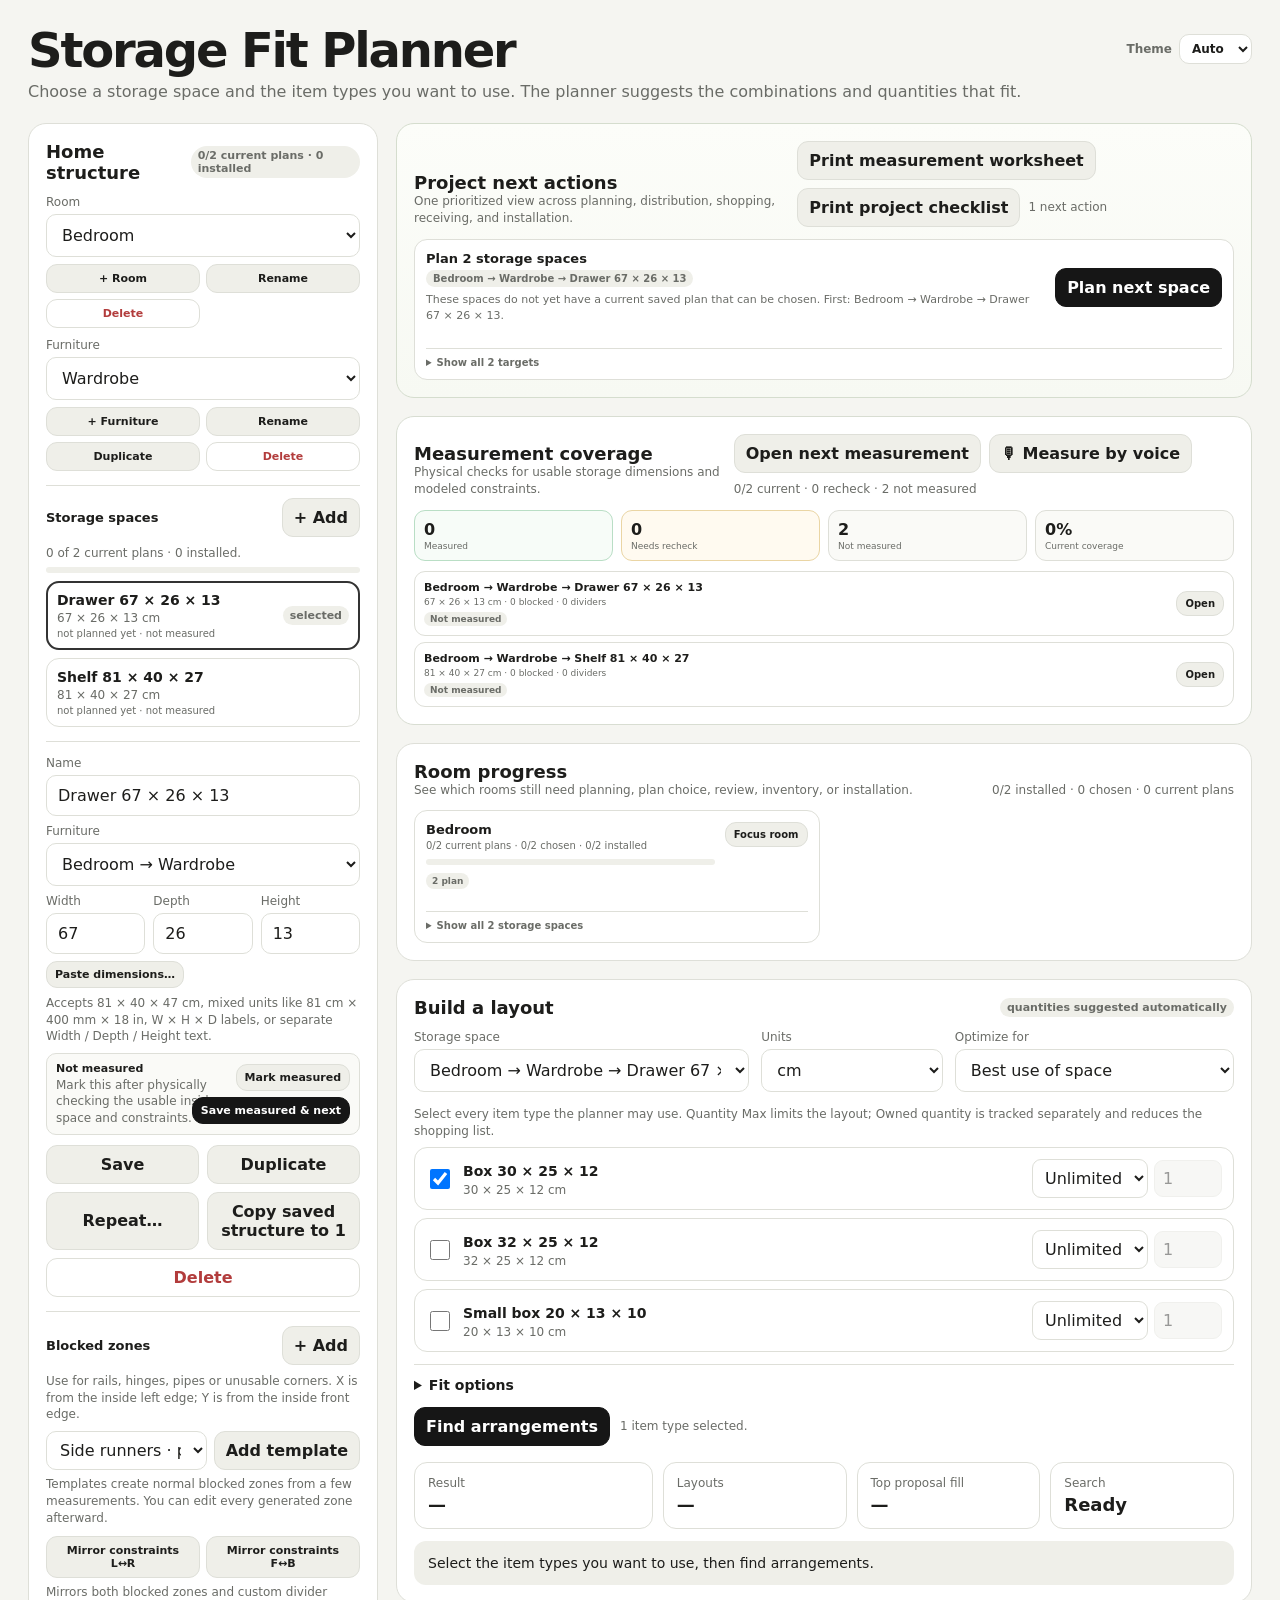
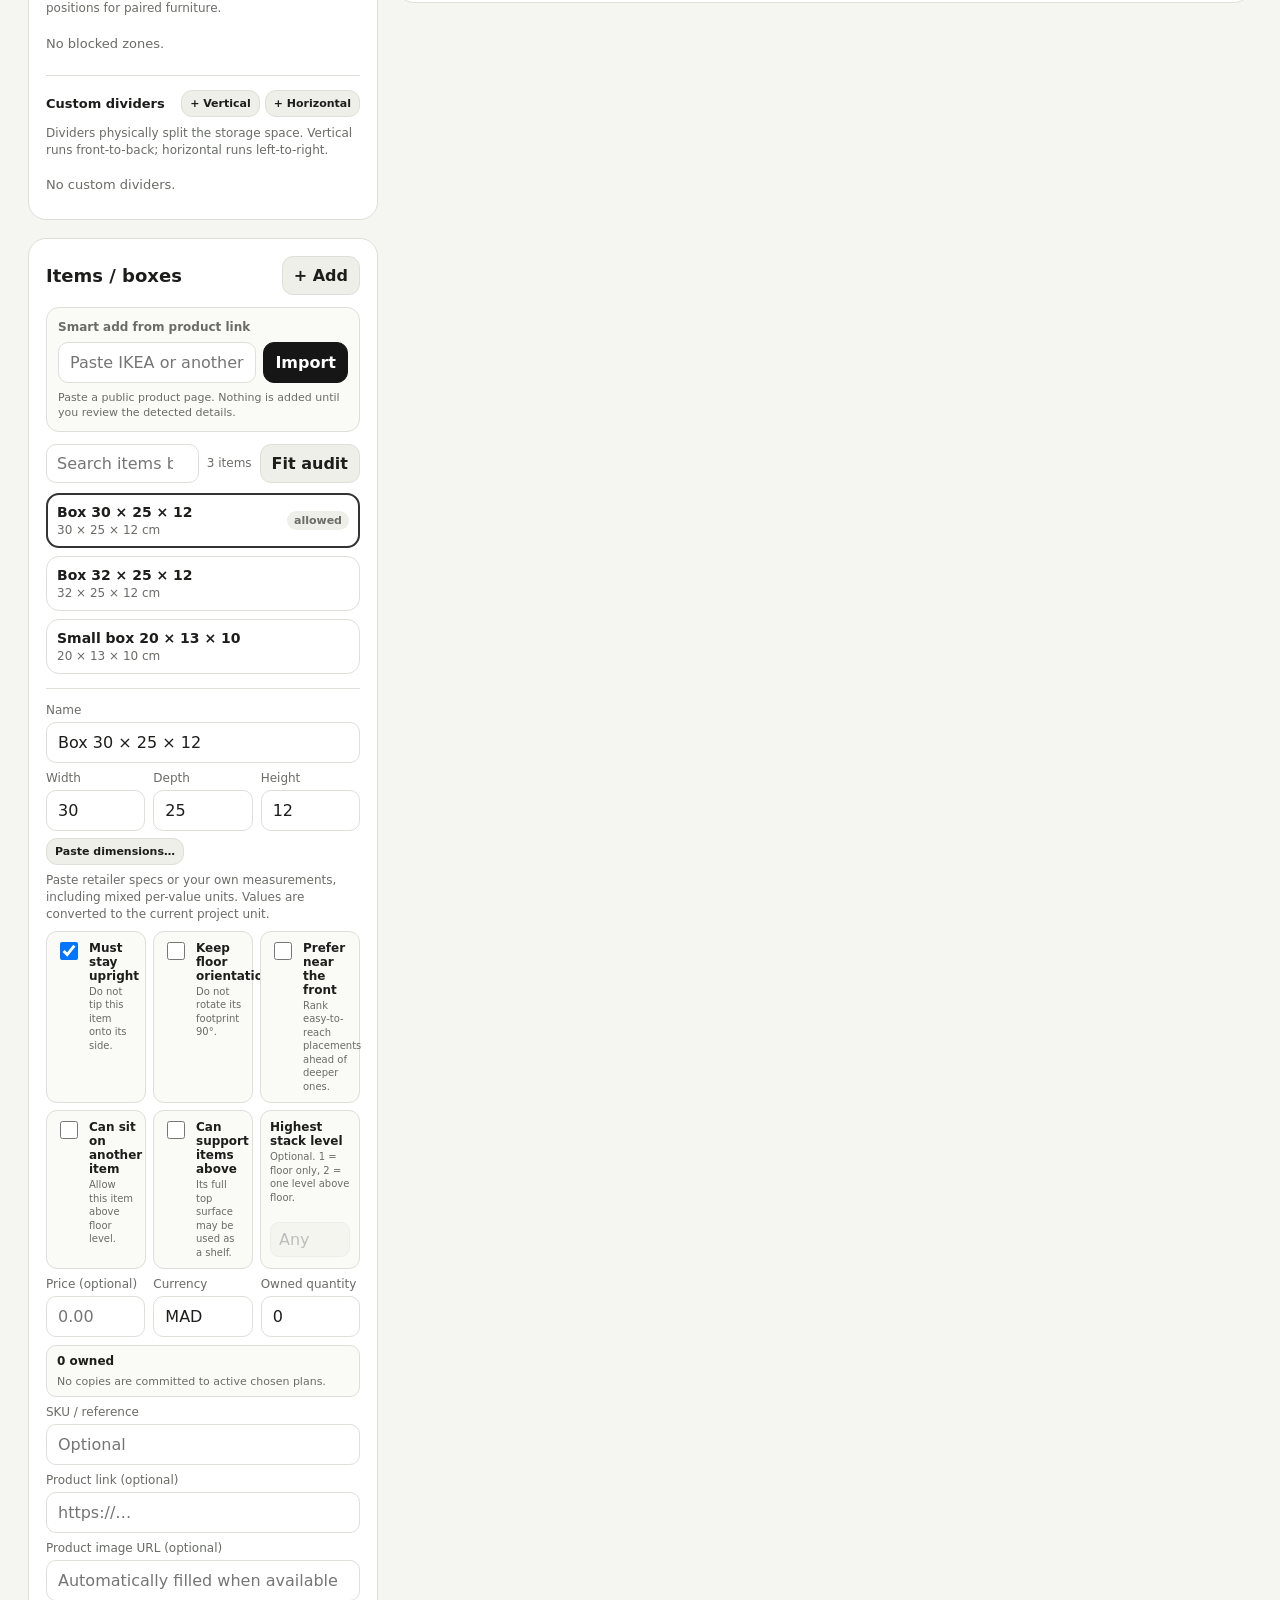
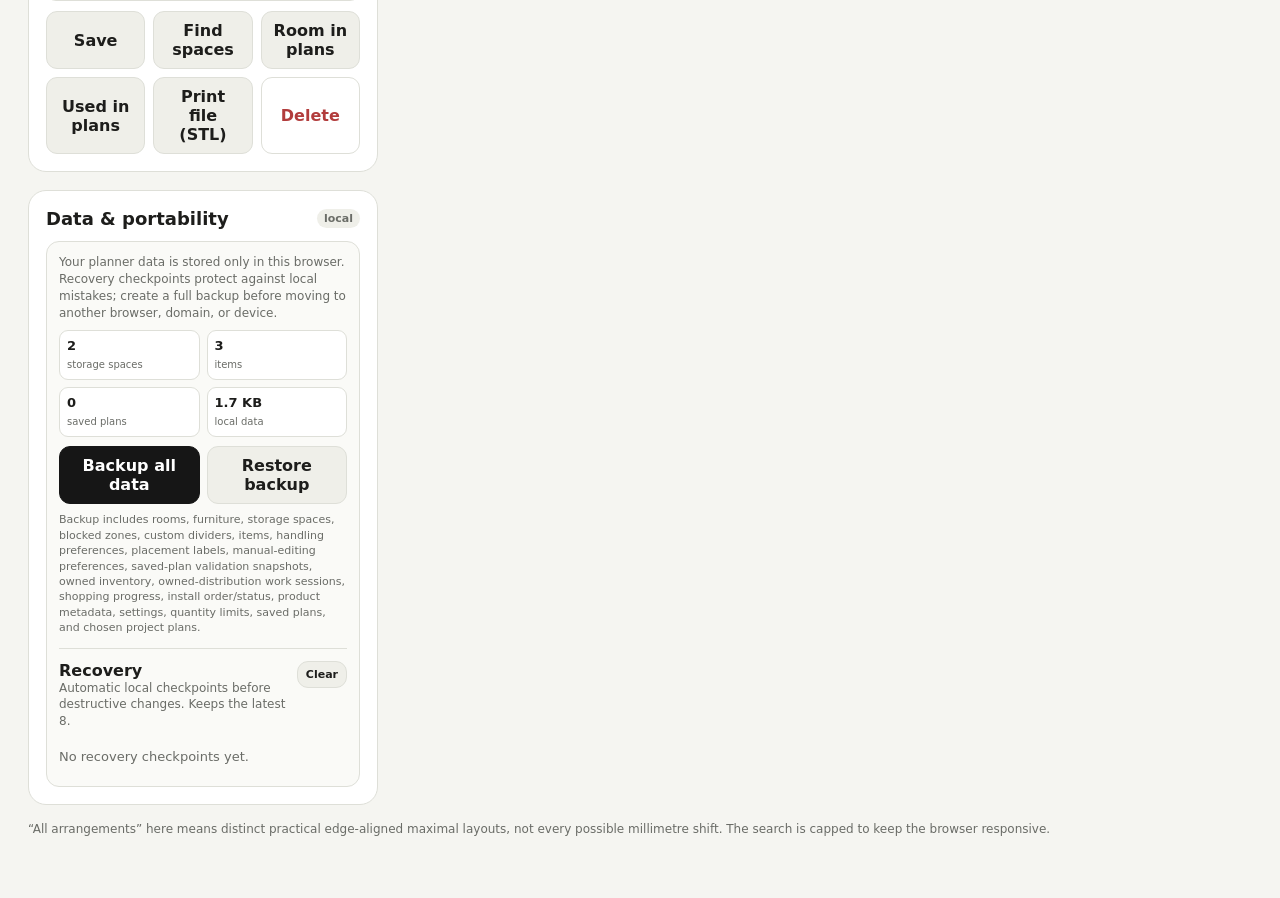
<file: index.html>
<!doctype html>
<html lang="en">
<head>
<meta charset="utf-8">
<meta name="viewport" content="width=device-width,initial-scale=1">
<title>Storage Fit Planner</title>
<meta name="theme-color" content="#1d1d1b">
<link rel="manifest" href="manifest.webmanifest">
<link rel="icon" href="icon.svg" type="image/svg+xml">
<link rel="apple-touch-icon" href="icon-192.png">
<script src="theme.js"></script>
<link rel="stylesheet" href="styles.css">
</head>
<body>
<div class="wrap">
  <div class="pagehead">
    <h1>Storage Fit Planner</h1>
    <label class="themepick">Theme
      <select class="picker" id="themeSelect" aria-label="Colour theme">
        <option value="auto">Auto</option>
        <option value="light">Light</option>
        <option value="dark">Dark</option>
      </select>
    </label>
  </div>
  <p class="lead">Choose a storage space and the item types you want to use. The planner suggests the combinations and quantities that fit.</p>

  <div class="appgrid">
    <aside class="sidebar">
      <section class="card">
        <div class="head"><h2>Home structure</h2><span class="badge" id="homeProgress">—</span></div>
        <div class="homehierarchy">
          <div class="hierarchyrow">
            <div class="field"><label for="roomSelect">Room</label><select class="picker" id="roomSelect"></select></div>
            <div class="hierarchyactions">
              <button class="btn soft" id="addRoom" type="button">+ Room</button>
              <button class="btn soft" id="renameRoom" type="button">Rename</button>
              <button class="btn danger" id="deleteRoom" type="button">Delete</button>
            </div>
          </div>
          <div class="hierarchyrow">
            <div class="field"><label for="furnitureSelect">Furniture</label><select class="picker" id="furnitureSelect"></select></div>
            <div class="hierarchyactions">
              <button class="btn soft" id="addFurniture" type="button">+ Furniture</button>
              <button class="btn soft" id="renameFurniture" type="button">Rename</button>
              <button class="btn soft" id="duplicateFurniture" type="button">Duplicate</button>
              <button class="btn danger" id="deleteFurniture" type="button">Delete</button>
            </div>
          </div>
        </div>
        <div class="storagesubhead"><strong>Storage spaces</strong><button class="btn soft" id="addStorage" type="button">+ Add</button></div>
        <div class="small" id="furnitureProgress" style="margin-bottom:8px"></div>
        <div class="list" id="storageList"></div>
        <div class="editor">
          <div class="field"><label for="storageName">Name</label><input id="storageName"></div>
          <div class="field" style="margin-top:8px"><label for="storageFurniture">Furniture</label><select class="picker" id="storageFurniture"></select></div>
          <div class="row3" style="margin-top:8px">
            <div class="field"><label for="sw">Width</label><input id="sw" type="number" min="0" step="0.1"></div>
            <div class="field"><label for="sd">Depth</label><input id="sd" type="number" min="0" step="0.1"></div>
            <div class="field"><label for="sh">Height</label><input id="sh" type="number" min="0" step="0.1"></div>
          </div>
          <div class="dimensionpaste"><button class="btn soft" id="pasteStorageDimensions" type="button">Paste dimensions…</button><span class="small">Accepts 81 × 40 × 47 cm, mixed units like 81 cm × 400 mm × 18 in, W × H × D labels, or separate Width / Depth / Height text.</span></div>
          <div class="measurementverify" id="storageMeasurementStatus">
            <div><strong id="storageMeasurementLabel">Not measured</strong><span class="small" id="storageMeasurementDetail">Mark this after physically checking the usable inside space and constraints.</span></div>
            <div class="measurementverifyactions">
              <button class="btn soft" id="toggleStorageMeasured" type="button">Mark measured</button>
              <button class="btn primary" id="saveMeasuredNext" type="button">Save measured &amp; next</button>
            </div>
          </div>
          <div class="actions storageactions">
            <button class="btn soft" id="saveStorage" type="button">Save</button>
            <button class="btn soft" id="duplicateStorage" type="button">Duplicate</button>
            <button class="btn soft" id="repeatStorage" type="button">Repeat…</button>
            <button class="btn soft" id="copyStorageStructure" type="button">Copy saved structure…</button>
            <button class="btn danger" id="deleteStorage" type="button">Delete</button>
          </div>
          <div class="obstaclepanel">
            <div class="obstaclehead"><strong>Blocked zones</strong><button class="btn soft" id="addObstacle" type="button">+ Add</button></div>
            <div class="small" style="margin-bottom:8px">Use for rails, hinges, pipes or unusable corners. X is from the inside left edge; Y is from the inside front edge.</div>
            <div class="constrainttemplates">
              <select class="picker" id="constraintTemplate">
                <option value="side-runners">Side runners · pair</option>
                <option value="rear-strip">Rear obstruction · full width</option>
                <option value="front-strip">Front lip / track · full width</option>
                <option value="corner-posts">Corner posts / notches · four</option>
              </select>
              <button class="btn soft" id="applyConstraintTemplate" type="button">Add template</button>
            </div>
            <div class="small constrainthelp">Templates create normal blocked zones from a few measurements. You can edit every generated zone afterward.</div>
            <div class="constraintmirror">
              <button class="btn soft" id="mirrorStorageConstraintsX" type="button">Mirror constraints L↔R</button>
              <button class="btn soft" id="mirrorStorageConstraintsY" type="button">Mirror constraints F↔B</button>
            </div>
            <div class="small constrainthelp">Mirrors both blocked zones and custom divider positions for paired furniture.</div>
            <div class="obstaclelist" id="obstacleList"></div>
          </div>
          <div class="dividerpanel">
            <div class="obstaclehead">
              <strong>Custom dividers</strong>
              <div class="divideradd">
                <button class="btn soft" id="addVerticalDivider" type="button">+ Vertical</button>
                <button class="btn soft" id="addHorizontalDivider" type="button">+ Horizontal</button>
              </div>
            </div>
            <div class="small" style="margin-bottom:8px">Dividers physically split the storage space. Vertical runs front-to-back; horizontal runs left-to-right.</div>
            <div class="dividerlist" id="dividerList"></div>
          </div>
        </div>
      </section>

      <section class="card">
        <div class="head"><h2>Items / boxes</h2><button class="btn soft" id="addBox" type="button">+ Add</button></div>
        <div class="smartimport">
          <div class="small" style="font-weight:750;margin-bottom:6px">Smart add from product link</div>
          <div class="smartrow">
            <input class="picker" id="smartUrl" type="url" placeholder="Paste IKEA or another product URL">
            <button class="btn primary" id="smartImportBtn" type="button">Import</button>
          </div>
          <div class="smartstatus" id="smartStatus">Paste a public product page. Nothing is added until you review the detected details.</div>
          <div class="smartpreview" id="smartPreview"></div>
        </div>
        <div class="librarybar">
          <input class="picker" id="itemSearch" type="search" placeholder="Search items by name, SKU or retailer">
          <span class="small" id="itemSearchCount"></span>
          <button class="btn soft" id="fitAuditBtn" type="button">Fit audit</button>
        </div>
        <div class="list" id="boxList"></div>
        <div class="editor">
          <div class="field"><label for="boxName">Name</label><input id="boxName"></div>
          <div class="row3" style="margin-top:8px">
            <div class="field"><label for="bw">Width</label><input id="bw" type="number" min="0" step="0.1"></div>
            <div class="field"><label for="bd">Depth</label><input id="bd" type="number" min="0" step="0.1"></div>
            <div class="field"><label for="bh">Height</label><input id="bh" type="number" min="0" step="0.1"></div>
          </div>
          <div class="dimensionpaste"><button class="btn soft" id="pasteBoxDimensions" type="button">Paste dimensions…</button><span class="small">Paste retailer specs or your own measurements, including mixed per-value units. Values are converted to the current project unit.</span></div>
          <div class="rulegrid" style="margin-top:8px">
            <label class="rulecard"><input id="boxUprightOnly" type="checkbox" checked><span><strong>Must stay upright</strong><small>Do not tip this item onto its side.</small></span></label>
            <label class="rulecard"><input id="boxFloorRotationLocked" type="checkbox"><span><strong>Keep floor orientation</strong><small>Do not rotate its footprint 90°.</small></span></label>
            <label class="rulecard"><input id="boxFrontPriority" type="checkbox"><span><strong>Prefer near the front</strong><small>Rank easy-to-reach placements ahead of deeper ones.</small></span></label>
            <label class="rulecard"><input id="boxCanBeStacked" type="checkbox"><span><strong>Can sit on another item</strong><small>Allow this item above floor level.</small></span></label>
            <label class="rulecard"><input id="boxCanSupportStack" type="checkbox"><span><strong>Can support items above</strong><small>Its full top surface may be used as a shelf.</small></span></label>
            <div class="rulecard rulecard-field"><span><strong>Highest stack level</strong><small id="boxMaxStackHint">Optional. 1 = floor only, 2 = one level above floor.</small></span><input id="boxMaxStackLevel" type="number" min="1" max="9" step="1" placeholder="Any"></div>
          </div>
          <div class="row3" style="margin-top:8px">
            <div class="field"><label for="boxPrice">Price (optional)</label><input id="boxPrice" type="number" min="0" step="0.01" placeholder="0.00"></div>
            <div class="field"><label for="boxCurrency">Currency</label><input id="boxCurrency" type="text" maxlength="6" value="MAD" placeholder="MAD"></div>
            <div class="field"><label for="boxOwnedQty">Owned quantity</label><input id="boxOwnedQty" type="number" min="0" max="999" step="1" value="0"></div>
          </div>
          <div class="stocksummary" id="boxStockSummary"></div>
          <div class="field" style="margin-top:8px"><label for="boxSku">SKU / reference</label><input id="boxSku" type="text" placeholder="Optional"></div>
          <div class="field" style="margin-top:8px"><label for="boxUrl">Product link (optional)</label><input id="boxUrl" type="url" placeholder="https://…"></div>
          <div class="field" style="margin-top:8px"><label for="boxImage">Product image URL (optional)</label><input id="boxImage" type="url" placeholder="Automatically filled when available"></div>
          <div class="actions"><button class="btn soft" id="saveBox" type="button">Save</button><button class="btn soft" id="findItemFits" type="button">Find spaces</button><button class="btn soft" id="findItemPlanRoom" type="button">Room in plans</button><button class="btn soft" id="showItemUsage" type="button">Used in plans</button><button class="btn soft" id="downloadBinStl" type="button" title="Download a 3D-printable open bin with this item's outer dimensions">Print file (STL)</button><button class="btn danger" id="deleteBox" type="button">Delete</button></div>
        </div>
      </section>

      <section class="card">
        <div class="head"><h2>Data & portability</h2><span class="badge">local</span></div>
        <div class="datacard">
          <div class="small">Your planner data is stored only in this browser. Recovery checkpoints protect against local mistakes; create a full backup before moving to another browser, domain, or device.</div>
          <div class="datameta">
            <div><strong id="backupStorageCount">0</strong><span>storage spaces</span></div>
            <div><strong id="backupItemCount">0</strong><span>items</span></div>
            <div><strong id="backupPlanCount">0</strong><span>saved plans</span></div>
            <div><strong id="backupSize">0 KB</strong><span>local data</span></div>
          </div>
          <div class="dataactions">
            <button class="btn primary" id="backupAllBtn" type="button">Backup all data</button>
            <button class="btn soft" id="restoreAllBtn" type="button">Restore backup</button>
            <input id="restoreFileInput" type="file" accept=".json,application/json" hidden>
          </div>
          <div class="datastatus" id="backupStatus">Backup includes rooms, furniture, storage spaces, blocked zones, custom dividers, items, handling preferences, placement labels, manual-editing preferences, saved-plan validation snapshots, owned inventory, owned-distribution work sessions, shopping progress, install order/status, product metadata, settings, quantity limits, saved plans, and chosen project plans.</div>
          <div class="recoverypanel">
            <div class="recoveryhead">
              <div><strong>Recovery</strong><div class="small">Automatic local checkpoints before destructive changes. Keeps the latest 8.</div></div>
              <button class="btn soft" id="clearRecoveryBtn" type="button" disabled>Clear</button>
            </div>
            <div class="recoverylist" id="recoveryList"><div class="empty">No recovery checkpoints yet.</div></div>
          </div>
        </div>
      </section>
    </aside>

    <main class="workspace">
      <section class="card projectnext" id="projectNextSection">
        <div class="galleryhead">
          <div><h2>Project next actions</h2><div class="small">One prioritized view across planning, distribution, shopping, receiving, and installation.</div></div>
          <div class="savedtoolbar">
            <button class="btn soft" id="printMeasurementWorksheetBtn" type="button">Print measurement worksheet</button>
            <button class="btn soft" id="printProjectChecklistBtn" type="button">Print project checklist</button>
            <div class="small" id="projectNextSummary">—</div>
          </div>
        </div>
        <div class="nextactionlist" id="projectNextList"></div>
      </section>

      <section class="card measurementprogress" id="measurementProgressSection" style="display:none">
        <div class="galleryhead">
          <div><h2>Measurement coverage</h2><div class="small">Physical checks for usable storage dimensions and modeled constraints.</div></div>
          <div class="savedtoolbar">
            <button class="btn soft" id="openNextMeasurementBtn" type="button">Open next</button>
            <button class="btn soft" id="voiceMeasureBtn" type="button" title="Measure hands-free: say each storage's width, depth and height">🎙 Measure by voice</button>
            <div class="small" id="measurementProgressSummary">—</div>
          </div>
        </div>
        <div class="measurementprogressstats" id="measurementProgressStats"></div>
        <div class="measurementprogresslist" id="measurementProgressList"></div>
      </section>

      <section class="card" id="roomProgressSection" style="display:none">
        <div class="galleryhead">
          <div><h2>Room progress</h2><div class="small">See which rooms still need planning, plan choice, review, inventory, or installation.</div></div>
          <div class="small" id="roomProgressSummary">—</div>
        </div>
        <div class="roomprogressgrid" id="roomProgressList"></div>
      </section>

      <section class="card">
        <div class="head"><h2>Build a layout</h2><span class="badge">quantities suggested automatically</span></div>

        <div class="topcontrols">
          <div class="field"><label for="storageSelect">Storage space</label><select class="picker" id="storageSelect"></select></div>
          <div class="field"><label for="unit">Units</label><select class="picker" id="unit"><option>cm</option><option>mm</option><option>in</option></select></div>
          <div class="field"><label for="optimizeGoal">Optimize for</label>
            <select class="picker" id="optimizeGoal">
              <option value="fill">Best use of space</option>
              <option value="compartments">Most compartments</option>
              <option value="simple">Simplest setup</option>
              <option value="balanced">Balanced mix</option>
              <option value="cost">Cheapest to implement</option>
              <option value="access">Easiest access</option>
            </select>
          </div>
        </div>

        <div style="margin-top:14px">
          <div class="small" style="margin-bottom:7px">Select every item type the planner may use. Quantity Max limits the layout; Owned quantity is tracked separately and reduces the shopping list.</div>
          <div class="itempicker" id="itemPicker"></div>
        </div>

        <details>
          <summary>Fit options</summary>
          <div class="options" style="margin-top:12px">
            <label class="checkline"><input id="uprightOnly" type="checkbox" checked> Force all items upright</label>
            <label class="checkline"><input id="enableStacking" type="checkbox"> Enable stacking</label>
            <label class="checkline"><input id="clearanceEnabled" type="checkbox"> Leave wall clearance</label>
          </div>
          <div class="field" id="clearanceField" style="max-width:240px;margin-top:10px;display:none">
            <label for="clearance">Wall clearance on each side</label><input id="clearance" type="number" min="0" step="0.1" value="0.5">
          </div>
          <div class="field" style="max-width:300px;margin-top:10px">
            <label for="fitTolerance">Fit tolerance / minimum gap</label><input id="fitTolerance" type="number" min="0" step="0.1" value="0">
            <div class="small" style="margin-top:5px">Applied between items, storage walls and blocked zones. Use 0 for an exact mathematical fit.</div>
          </div>
          <div class="small" style="margin-top:8px">Stacking is opt-in and respects each item’s physical rules. An upper item must be fully supported by one lower item.</div>
        </details>

        <div class="generatebar"><button class="btn primary" id="generateBtn" type="button">Find arrangements</button><span class="small" id="searchNote">Select at least one item type.</span></div>

        <div class="summary">
          <div class="stat"><div class="k">Result</div><div class="v" id="resultLabel">—</div></div>
          <div class="stat"><div class="k">Layouts</div><div class="v" id="layoutCount">—</div></div>
          <div class="stat"><div class="k">Top proposal fill</div><div class="v" id="bestFill">—</div></div>
          <div class="stat"><div class="k">Search</div><div class="v" id="searchState">Ready</div></div>
        </div>

        <div class="message" id="message">Select the item types you want to use, then find arrangements.</div>
      </section>

      <section class="card" id="savedPlansSection" style="display:none">
        <div class="galleryhead">
          <div><h2>Saved plans</h2><div class="small">Shortlist plans, add context, choose one winner per storage space, or compare up to 3 side-by-side.</div></div>
          <div class="savedtoolbar">
            <span class="small" id="savedPlansCount"></span>
            <button class="btn soft" id="comparePlansBtn" type="button" disabled>Compare</button>
          </div>
        </div>
        <div class="savedplans" id="savedPlans"></div>
      </section>

      <section class="card" id="installDashboardSection" style="display:none">
        <div class="galleryhead">
          <div><h2>Install queue</h2><div class="small">Owned inventory is allocated in queue order across chosen plans. Earlier unfinished spaces reserve shared stock first.</div></div>
          <div class="savedtoolbar">
            <span class="small" id="installProgressText"></span>
            <button class="btn soft" id="printDrawerLabelsBtn" type="button" title="Print a QR label for every storage space with a chosen plan">Print drawer labels</button>
            <button class="btn soft" id="findMoreReadyBtn" type="button">Find more Ready</button>
            <button class="btn soft" id="analyzeUnlocksBtn" type="button">Analyze stock</button>
          </div>
        </div>
        <div class="installsummary" id="installSummary"></div>
        <div class="installunlockpanel" id="installUnlockPanel" style="display:none">
          <div class="installunlockhead"><strong>Stock unlock analysis</strong><span class="small" id="installUnlockSummary"></span></div>
          <div class="installunlocklist" id="installUnlockList"></div>
        </div>
        <div class="installqueue" id="installQueue"></div>
      </section>

      <section class="card" id="distributionWorkSection" style="display:none">
        <div class="galleryhead">
          <div><h2>Distribution work</h2><div class="small">Resume persistent owned-stock allocation sessions across organizers without reopening each item manually.</div></div>
          <div class="small" id="distributionWorkProgress"></div>
        </div>
        <div class="installsummary" id="distributionWorkSummary"></div>
        <div class="installqueue" id="distributionWorkList"></div>
      </section>

      <section class="card" id="homeProcurementSection" style="display:none">
        <div class="galleryhead">
          <div><h2>Home shopping list</h2><div class="small">Aggregates the chosen plan for each storage space and applies owned inventory once across the whole project.</div></div>
          <div class="savedtoolbar">
            <span class="small" id="homeChosenCount"></span>
            <button class="btn soft" id="receivePurchasesBtn" type="button" disabled>Receive purchases</button>
            <button class="btn soft" id="exportHomeShoppingBtn" type="button">Export shopping JSON</button>
          </div>
        </div>
        <div class="projectsummary" id="homeProcurementSummary"></div>
        <div class="projectplans" id="homeChosenPlans"></div>
        <div class="small projecthint">Mark items as bought while they are on order or waiting for pickup. Receive them only when they are physically in your inventory.</div>
        <div class="purchasearrival" id="purchaseArrivalPreview" style="display:none"></div>
        <div class="deliverybatch" id="deliveryBatchPanel" style="display:none"></div>
        <div class="homeshop" id="homeProcurementList"></div>
      </section>

      <section class="card" id="gallerySection" style="display:none">
        <div class="galleryhead">
          <div><h2>Layout proposals</h2><div class="small" id="gallerySubtitle"></div></div>
          <div class="small">Each proposal is maximal: no selected item can be added without rearranging.</div>
        </div>
        <div class="gallery" id="gallery"></div>
      </section>

      <div class="modal" id="itemFitModal" aria-hidden="true">
        <div class="modalbackdrop" id="itemFitBackdrop"></div>
        <div class="modalpanel fitfinderpanel" role="dialog" aria-modal="true" aria-labelledby="itemFitTitle">
          <div class="modaltoolbar">
            <div><div class="modaltitle" id="itemFitTitle">Compatible storage spaces</div><div class="small" id="itemFitSubtitle"></div></div>
            <button class="btn" id="closeItemFitModal" type="button">Close</button>
          </div>
          <div class="modalbody">
            <section class="card">
              <div class="fitfindersummary" id="itemFitSummary"></div>
              <div class="fitdistributionbar"><button class="btn soft" id="itemFitDistributionBtn" type="button">Plan owned distribution</button><span class="small" id="itemFitDistributionStatus"></span></div>
              <div class="fitdistribution" id="itemFitDistribution"></div>
              <div class="fitfinderlist" id="itemFitList"></div>
            </section>
          </div>
        </div>
      </div>

      <div class="modal" id="fitAuditModal" aria-hidden="true">
        <div class="modalbackdrop" id="fitAuditBackdrop"></div>
        <div class="modalpanel fitauditpanel" role="dialog" aria-modal="true" aria-labelledby="fitAuditTitle">
          <div class="modaltoolbar">
            <div><div class="modaltitle" id="fitAuditTitle">Whole-home fit audit</div><div class="small" id="fitAuditSubtitle"></div></div>
            <button class="btn" id="closeFitAuditModal" type="button">Close</button>
          </div>
          <div class="modalbody">
            <section class="card">
              <div class="fitfindersummary" id="fitAuditSummary"></div>
              <div class="fitauditcontrols">
                <input class="picker" id="fitAuditSearch" type="search" placeholder="Search organizers">
                <select class="picker" id="fitAuditRoom"><option value="">All rooms</option></select>
                <select class="picker" id="fitAuditFocus">
                  <option value="all">All organizers</option>
                  <option value="no-fit">No current fit</option>
                  <option value="near">Has near miss</option>
                  <option value="miss">Has hard miss</option>
                </select>
                <button class="btn soft" id="fitAuditClear" type="button">Clear filters</button>
              </div>
              <div class="fitauditfiltermeta" id="fitAuditFilterMeta"></div>
              <div class="fitauditinsights" id="fitAuditInsights"></div>
              <div class="fitauditlegend"><span class="fit">Fits</span><span class="near">Near miss</span><span class="miss">Doesn't fit</span></div>
              <div class="fitauditscroll"><table class="fitaudittable" id="fitAuditTable"></table></div>
            </section>
          </div>
        </div>
      </div>

      <div class="modal" id="planFamilyModal" aria-hidden="true">
        <div class="modalbackdrop" id="planFamilyBackdrop"></div>
        <div class="modalpanel fitfinderpanel" role="dialog" aria-modal="true" aria-labelledby="planFamilyTitle">
          <div class="modaltoolbar">
            <div><div class="modaltitle" id="planFamilyTitle">Plan family</div><div class="small" id="planFamilySubtitle"></div></div>
            <button class="btn" id="closePlanFamilyModal" type="button">Close</button>
          </div>
          <div class="modalbody">
            <section class="card">
              <div class="fitfindersummary" id="planFamilySummary"></div>
              <div class="fitfinderlist" id="planFamilyList"></div>
            </section>
          </div>
        </div>
      </div>

      <div class="modal" id="compareModal" aria-hidden="true">
        <div class="modalbackdrop" id="compareBackdrop"></div>
        <div class="modalpanel comparepanel" role="dialog" aria-modal="true" aria-labelledby="compareTitle">
          <div class="modaltoolbar">
            <div><div class="modaltitle" id="compareTitle">Compare saved plans</div><div class="small">Same storage is easiest to compare, but mixed-storage comparisons are allowed.</div></div>
            <button class="btn" id="closeCompareModal" type="button">Close</button>
          </div>
          <div class="modalbody">
            <section class="card">
              <div class="comparegrid" id="compareGrid"></div>
            </section>
          </div>
        </div>
      </div>

      <div class="modal" id="detailModal" aria-hidden="true">
        <div class="modalbackdrop" id="detailBackdrop"></div>
        <div class="modalpanel" role="dialog" aria-modal="true" aria-labelledby="detailTitle">
          <div class="modaltoolbar">
            <div class="modalnav">
              <span class="modaltitle">Selected layout</span>
              <button class="btn soft" id="prevLayoutBtn" type="button">← Previous</button>
              <button class="btn soft" id="nextLayoutBtn" type="button">Next →</button>
              <button class="btn soft saveplan" id="savePlanBtn" type="button">Save plan</button>
              <button class="btn soft" id="applyMatchingBtn" type="button" disabled>Apply to matching</button>
              <button class="btn soft" id="printPlanBtn" type="button">Print plan</button>
              <button class="btn soft" id="printLabelsBtn" type="button" disabled>Print labels</button>
              <button class="btn soft" id="drawerLabelBtn" type="button" title="Print a label with a QR code that opens this layout">Drawer label</button>
              <button class="btn soft" id="exportPlanBtn" type="button">Export</button>
              <button class="btn soft" id="sharePlanBtn" type="button">Share link</button>
              <button class="btn soft" id="savePictureBtn" type="button" title="Save or share a picture of this layout">Picture</button>
            </div>
            <button class="btn" id="closeDetailModal" type="button">Close</button>
          </div>
          <div class="modalbody">
      <section class="card" id="detailSection">
        <div class="head"><div><h2 id="detailTitle">Layout</h2><div class="small" id="detailSubtitle"></div></div><button class="btn soft" id="editLayoutBtn" type="button">Edit layout</button></div>
        <div class="detailtabs">
          <button class="tab active" type="button" data-view="front">Front</button>
          <button class="tab" type="button" data-view="iso">3D</button>
          <button class="tab" type="button" data-view="top">Top</button>
          <button class="tab" type="button" data-view="side">Side</button>
          <button class="reset3d" id="playAssembly" type="button" disabled>▶ Assemble</button>
          <button class="reset3d" id="reset3d" type="button" disabled>Reset view</button>
        </div>
        <div class="editbar" id="editBar">
          <div class="placementlabel">
            <label for="placementLabel">Purpose / label</label>
            <input id="placementLabel" type="text" maxlength="60" placeholder="Select a box, e.g. Socks" disabled>
          </div>
          <div class="placementcoords">
            <label>Exact position</label>
            <div class="coordline">
              <label>X <input id="placementX" type="number" step="0.01" disabled></label>
              <label>Y <input id="placementY" type="number" step="0.01" disabled></label>
              <label>Z <input id="placementZ" type="number" step="0.01" disabled></label>
              <span id="placementCoordUnit">cm</span>
            </div>
          </div>
          <div class="editalign">
            <label for="alignPlacementSelect">Quick align</label>
            <div class="editalignline">
              <select id="alignPlacementSelect" disabled>
                <option value="">Choose…</option>
                <option value="left">Left</option>
                <option value="center-x">Horizontal center</option>
                <option value="right">Right</option>
                <option value="front">Front</option>
                <option value="center-y">Depth center</option>
                <option value="back">Back</option>
              </select>
              <button class="btn soft" id="alignPlacementBtn" type="button" disabled>Align</button>
            </div>
          </div>
          <div class="editsetting">
            <label for="editSnapStep">Snap</label>
            <div class="editsettingline"><input id="editSnapStep" type="number" min="0.01" step="0.01"><span id="editSnapUnit">cm</span></div>
          </div>
          <label class="editcheck"><input id="editShowGrid" type="checkbox" checked> Grid</label>
          <div class="editreplace">
            <label for="replaceItemSelect">Replace organizer</label>
            <div class="editreplaceline"><select id="replaceItemSelect" disabled><option value="">Select a box first</option></select><button class="btn soft" id="replaceItemBtn" type="button" disabled>Replace</button></div>
          </div>
          <button class="btn soft" id="undoEdit" type="button" disabled>↶ Undo</button>
          <button class="btn soft" id="redoEdit" type="button" disabled>↷ Redo</button>
          <button class="btn soft" id="moveItemFloor" type="button">Move to floor</button>
          <button class="btn soft" id="stackItem" type="button">Stack on support</button>
          <button class="btn soft" id="mirrorLayoutX" type="button">Mirror L↔R</button>
          <button class="btn soft" id="mirrorLayoutY" type="button">Mirror F↔B</button>
          <button class="btn soft" id="rotateItem" type="button">Rotate 90°</button>
          <button class="btn soft" id="duplicateItem" type="button">Duplicate</button>
          <button class="btn danger" id="removeItem" type="button">Remove</button>
          <button class="btn soft" id="resetEdit" type="button">Reset proposal</button>
          <button class="btn primary" id="doneEdit" type="button">Done editing</button>
          <span class="editstatus" id="editStatus">Click or drag a box in Top view.</span>
        </div>
        <div class="detailvizwrap">
          <div class="assemblycaption" id="assemblyCaption" hidden></div>
          <div class="detailviz" id="detailViz"></div>
        </div>
        <div class="detailinfo">
          <div class="detailbox"><h3>Suggested quantities</h3><ul id="layoutItems"></ul></div>
          <div class="detailbox"><h3>Contents / labels</h3><div id="layoutLabels" class="placementlabels"></div></div>
          <div class="detailbox">
            <h3>How to read it</h3>
            <ul>
              <li>Front is the default view, followed by the draggable 3D view.</li>
              <li>Top view is useful for checking exact drawer-floor placement.</li>
              <li>Use Edit layout to drag or nudge boxes in Top view. Arrow keys move by one snap step; Shift + Arrow moves by five.</li>
              <li>Exact position lets you type X from the inside left edge, Y from the inside front edge, and Z from the floor.</li>
              <li>Quick align snaps the selected organizer to an edge or center while still respecting collisions and stack support.</li>
              <li>Undo / Redo tracks up to 60 successful edits. Ctrl/Cmd+Z undoes; Ctrl/Cmd+Shift+Z or Ctrl/Cmd+Y redoes.</li>
              <li>Replace organizer swaps a selected placement while keeping its purpose label and position when possible.</li>
              <li>Use Move to floor / Stack on support to change elevation without rebuilding the layout.</li>
              <li>Mirror L↔R or F↔B flips the whole proposal and only keeps it if the mirrored result is still physically valid.</li>
              <li>Give individual organizers a purpose such as Socks or Cables.</li>
              <li>Striped red shapes are blocked zones and are never used by the optimizer.</li>
              <li>Stacked items show their elevation in Top view; Front, Side and 3D use their real vertical position.</li>
            </ul>
          </div>
          <div class="detailbox leftovers">
            <div class="head" style="margin-bottom:8px"><h3 style="margin:0">Leftover spaces</h3><span class="badge" id="leftoverTotal">—</span></div>
            <div class="small" style="margin-bottom:8px">Largest usable empty rectangles in this proposal. Click one to highlight it in Top view.</div>
            <div class="gaplist" id="gapList"></div>
          </div>
          <div class="detailbox leftovers">
            <div class="head" style="margin-bottom:8px"><h3 style="margin:0">Shopping list</h3><span class="badge" id="shoppingTotal">—</span></div>
            <div class="small" style="margin-bottom:8px">Shows what the layout uses, what you already own, and only the additional units you need to buy.</div>
            <div id="shoppingList"></div>
          </div>
        </div>
      </section>
          </div>
        </div>
      </div>
    </main>
  </div>

  <div class="foot">
    “All arrangements” here means distinct practical edge-aligned maximal layouts, not every possible millimetre shift. The search is capped to keep the browser responsive.
  </div>
</div>

<aside class="voicepanel" id="voiceMeasurePanel" hidden aria-label="Voice measuring">
  <div class="voicehead"><strong>🎙 Voice measuring</strong><span class="small" id="voiceMeasureProgress"></span></div>
  <div class="voicepath" id="voiceMeasurePath"></div>
  <div class="voiceheard" id="voiceMeasureHeard" role="status" aria-live="polite"></div>
  <div class="voicecandidate" id="voiceMeasureCandidate"></div>
  <div class="voiceactions">
    <button class="btn primary" id="voiceMeasureSave" type="button" disabled>Save</button>
    <button class="btn soft" id="voiceMeasureSkip" type="button" disabled>Skip</button>
    <button class="btn soft" id="voiceMeasureStop" type="button">Close</button>
  </div>
</aside>

<section id="printSheet" aria-hidden="true"></section>

<script src="qr.js"></script>
<script src="view3d.js"></script>
<script src="app.js"></script>
</body>
</html>
</file>
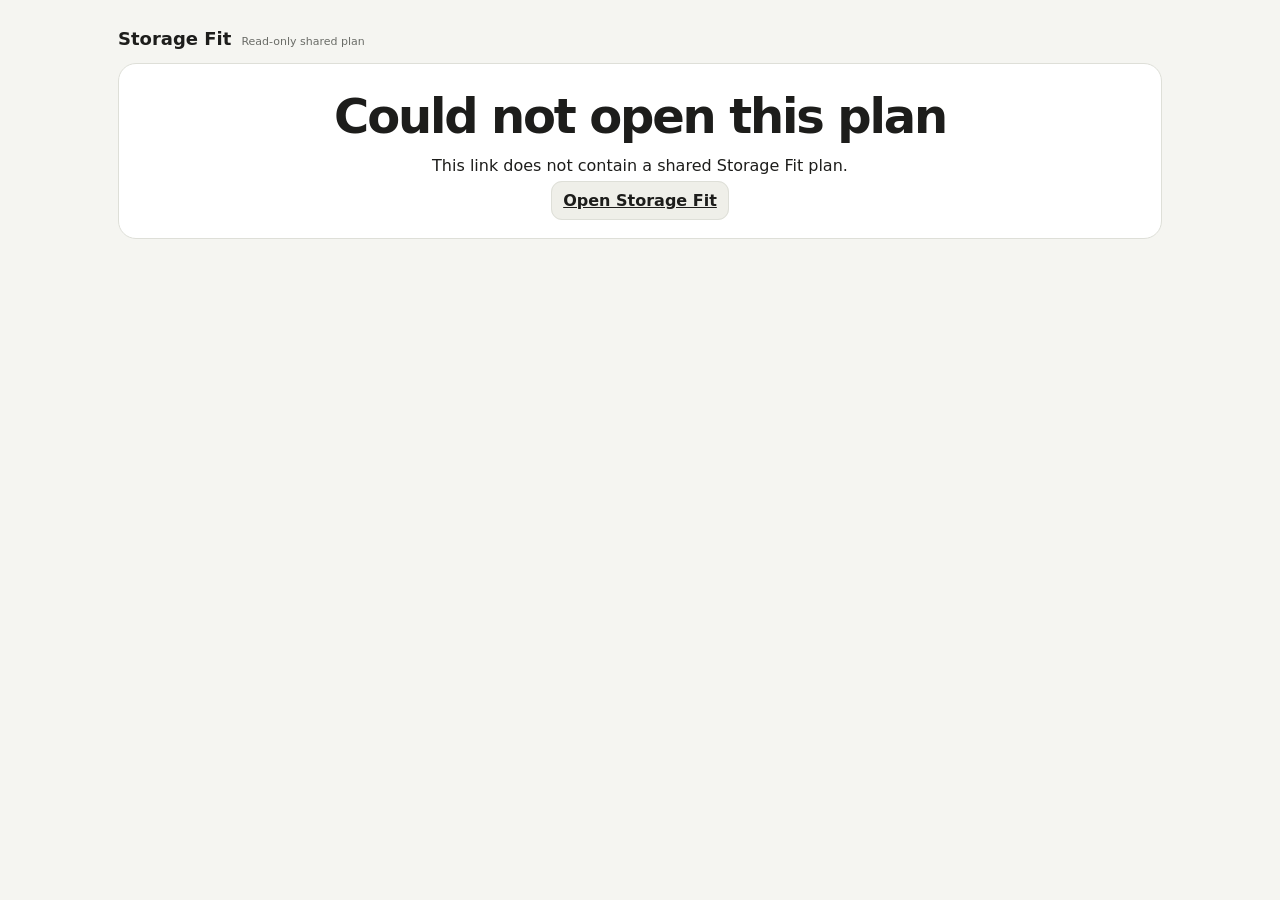
<file: share.html>
<!doctype html>
<html lang="en">
<head>
  <meta charset="utf-8">
  <meta name="viewport" content="width=device-width,initial-scale=1">
  <title>Shared Storage Fit plan</title>
  <meta name="theme-color" content="#1d1d1b">
  <link rel="icon" href="icon.svg" type="image/svg+xml">
  <script src="theme.js"></script>
  <link rel="stylesheet" href="styles.css">
</head>
<body class="sharepage">
  <main class="sharewrap">
    <div class="sharebrand"><strong>Storage Fit</strong><span>Read-only shared plan</span></div>
    <section class="card shareerror" id="shareError" hidden>
      <h1>Could not open this plan</h1>
      <p id="shareErrorText">The link is invalid or incomplete.</p>
      <a class="btn soft" href="index.html">Open Storage Fit</a>
    </section>
    <div id="shareViewer" hidden>
      <section class="card sharehero">
        <div>
          <div class="small">Shared organization plan</div>
          <h1 id="shareTitle">Storage plan</h1>
          <div class="small" id="shareMeta"></div>
        </div>
        <div class="shareactions">
          <button class="btn soft" id="copySharedLink" type="button">Copy link</button>
          <a class="btn soft" href="index.html">Open planner</a>
        </div>
      </section>

      <section class="card">
        <div class="detailtabs sharetabs">
          <button class="tab active" type="button" data-share-view="front">Front</button>
          <button class="tab" type="button" data-share-view="top">Top</button>
          <button class="tab" type="button" data-share-view="side">Side</button>
          <button class="tab" type="button" data-share-view="iso">3D</button>
          <button class="reset3d" id="shareReset3d" type="button" disabled>Reset view</button>
        </div>
        <div class="detailviz shareviz" id="shareViz"></div>
        <div class="sharelegend"><span><i class="shareblocked"></i> blocked zone</span><span><i class="sharedivider"></i> divider</span></div>
      </section>

      <section class="sharestats" id="shareStats"></section>

      <section class="sharecolumns">
        <div class="card">
          <h2>Organizer mix</h2>
          <div id="shareItems"></div>
        </div>
        <div class="card">
          <h2>Contents / purposes</h2>
          <div id="shareContents"></div>
        </div>
      </section>

      <p class="shareprivacy">This link contains only this plan’s geometry and labels. It does not include the sender’s rooms, full item library, prices, owned inventory, shopping progress, recovery history, or other saved plans.</p>
    </div>
  </main>
  <script src="view3d.js"></script>
  <script src="share.js"></script>
</body>
</html>
</file>
<file: styles.css>
:root{
  --bg:#f5f5f1;--panel:#fff;--ink:#1d1d1b;--muted:#6a6c67;--line:#dedfd8;
  --soft:#efefe9;--accent:#161616;--good:#166c45;--bad:#b23c3c;--warn:#936000;
  --c1:#5d7fa3;--c2:#b6774f;--c3:#668a68;--c4:#9672a0;--c5:#b19643;--c6:#5e8d8b;

  --surface:#fafaf7;--surface-2:#fcfdf9;--surface-3:#f7f9f3;--surface-4:#f7fafc;--surface-5:#eee;--line-2:#d5ddce;--line-3:#d8ddd2;--focus:#333;--good-line:#b9dec5;--good-bg:#e8f4ed;--good-bg-2:#f1faf4;--good-bg-3:#f7fcf8;--good-bg-4:#fbfffc;--good-bg-5:#eef5ee;--warn-line:#ead5a4;--warn-line-2:#e2bf72;--warn-line-3:#d8c18d;--warn-focus:#d6a13b;--warn-ink-2:#a66000;--warn-bg:#fffaf0;--warn-bg-2:#fff1cf;--warn-bg-3:#fffdf7;--warn-bg-4:#fffdf8;--warn-bg-5:#fff7e6;--warn-bg-6:#fff4dd;--info-ink:#365a7a;--info-ink-2:#3a5875;--info-line:#bdd2e6;--info-bg:#e8f0f8;--info-bg-2:#f7faff;--info-bg-3:#e7eef6;--divider:#416b8e;--bad-line:#dca2a2;--bad-bg:#fffafa;--bad-bg-2:#fde8e8;--bad-bg-3:#fff0f0;--on-accent:#fff;--glass:rgba(255,255,255,.72);--glass-strong:rgba(250,250,247,.9);color-scheme:light;
}
*{box-sizing:border-box}
body{margin:0;background:var(--bg);color:var(--ink);font-family:Inter,ui-sans-serif,system-ui,-apple-system,BlinkMacSystemFont,"Segoe UI",sans-serif}
button,input,select{font:inherit} button{cursor:pointer}
.wrap{max-width:1260px;margin:0 auto;padding:26px 18px 60px}
h1{font-size:clamp(30px,5vw,48px);line-height:1;letter-spacing:-.045em;margin:0}
.lead{margin:8px 0 22px;color:var(--muted)}
.appgrid{display:grid;grid-template-columns:350px minmax(0,1fr);gap:18px;align-items:start}
.sidebar,.workspace{display:grid;gap:18px}
.card{background:var(--panel);border:1px solid var(--line);border-radius:18px;padding:17px}
.head{display:flex;align-items:center;justify-content:space-between;gap:10px;margin-bottom:12px}
.head h2{margin:0;font-size:18px}
.small{font-size:12px;color:var(--muted);line-height:1.4}
.btn{border:1px solid var(--line);border-radius:11px;background:var(--panel);color:var(--ink);padding:9px 11px;font-weight:700}
.btn.primary{background:var(--accent);color:var(--on-accent);border-color:var(--accent)} .btn.soft{background:var(--soft)} .btn.danger{color:var(--bad)}
.list,.itempicker{display:grid;gap:8px}
.listitem{display:grid;grid-template-columns:minmax(0,1fr) auto;gap:8px;align-items:center;border:1px solid var(--line);border-radius:13px;padding:10px;background:var(--panel)}
.listitem.active{outline:2px solid var(--focus);outline-offset:-2px}
.listname{font-size:14px;font-weight:750;overflow-wrap:anywhere}.dims{font-size:12px;color:var(--muted);margin-top:3px}
.badge{font-size:11px;padding:3px 7px;border-radius:999px;background:var(--soft);color:var(--muted);font-weight:700}
.homehierarchy{display:grid;gap:10px;margin-bottom:14px}.hierarchyrow{display:grid;gap:7px}.hierarchyactions{display:grid;grid-template-columns:repeat(2,1fr);gap:6px}.hierarchyactions .btn{padding:7px 8px;font-size:11px}.storagesubhead{display:flex;align-items:center;justify-content:space-between;gap:8px;border-top:1px solid var(--line);padding-top:12px;margin-top:2px;margin-bottom:8px}.storagesubhead strong{font-size:13px}.crumb{font-size:10px;color:var(--muted);margin-top:3px}.progressbar{height:6px;border-radius:999px;background:var(--soft);overflow:hidden;margin-top:5px}.progressbar span{display:block;height:100%;background:var(--good);border-radius:inherit}.editor{border-top:1px solid var(--line);margin-top:14px;padding-top:14px}.obstaclepanel,.dividerpanel{border-top:1px solid var(--line);margin-top:14px;padding-top:14px}.constrainttemplates{display:grid;grid-template-columns:minmax(0,1fr) auto;gap:7px;margin:0 0 6px}.constraintmirror{display:grid;grid-template-columns:1fr 1fr;gap:6px;margin:0 0 6px}.constraintmirror .btn{font-size:11px;padding:7px 8px}.constrainttemplates .picker{padding:8px 9px}.constrainttemplates .btn{white-space:nowrap}.constrainthelp{margin-bottom:9px}.obstaclehead{display:flex;justify-content:space-between;align-items:center;gap:8px;margin-bottom:8px}.obstaclehead strong{font-size:13px}.obstaclelist,.dividerlist{display:grid;gap:8px}.divideradd{display:flex;gap:5px;flex-wrap:wrap}.divideradd .btn{padding:6px 8px;font-size:11px}.dividerrow{border:1px solid var(--line);border-radius:11px;padding:9px;background:var(--surface-4)}.dividergrid{display:grid;grid-template-columns:1.1fr 1fr 1fr 1fr auto;gap:6px;align-items:end}.dividergrid .field label{font-size:10px}.dividergrid input,.dividergrid select{min-width:0}.divider-remove{height:38px;padding:0 9px;border:1px solid var(--line);border-radius:9px;background:var(--panel);color:var(--bad);font-weight:800}.divider-swatch{background:var(--divider);border:1px solid var(--divider)}.obstacle{border:1px solid var(--line);border-radius:11px;padding:9px;background:var(--surface)}.obstaclegrid{display:grid;grid-template-columns:repeat(5,minmax(0,1fr)) auto;gap:6px;align-items:end}.obstaclegrid .field:first-child{grid-column:1/6}.obstaclegrid .obstacle-remove{grid-column:6;grid-row:1}.obstaclegrid input[type=number]{padding:8px 6px}.obstaclegrid .field label{font-size:10px}.obstaclegrid input{min-width:0}.obstacle-remove{height:38px;padding:0 9px;border:1px solid var(--line);border-radius:9px;background:var(--panel);color:var(--bad);font-weight:800}.blocked-swatch{background:repeating-linear-gradient(135deg,#b23c3c22 0 5px,#b23c3c55 5px 8px);border:1px solid var(--bad)}.fitquality{font-size:11px;font-weight:800;padding:3px 7px;border-radius:999px;background:var(--soft);color:var(--muted)}
.field label{display:block;font-size:12px;color:var(--muted);margin-bottom:5px}
.field input,.field select,.picker{width:100%;border:1px solid var(--line);border-radius:10px;padding:10px 11px;background:var(--panel);color:var(--ink)}
.row3{display:grid;grid-template-columns:repeat(3,1fr);gap:8px}.rulegrid{display:grid;grid-template-columns:repeat(3,minmax(0,1fr));gap:7px}.rulecard{display:grid;grid-template-columns:auto minmax(0,1fr);gap:8px;align-items:start;border:1px solid var(--line);border-radius:11px;padding:9px;background:var(--surface)}.rulecard input{width:18px;height:18px;margin-top:1px}.rulecard-field{grid-template-columns:minmax(0,1fr)}.rulecard-field input{width:100%;height:auto;margin-top:7px;border:1px solid var(--line);border-radius:9px;padding:7px 8px;background:var(--panel);color:var(--ink)}.rulecard-field input:disabled{opacity:.45;background:var(--soft)}.rulecard strong{display:block;font-size:12px}.rulecard small{display:block;font-size:10px;color:var(--muted);line-height:1.35;margin-top:2px}.rulecard small.warn{color:var(--warn);font-weight:700}.actions{display:flex;flex-wrap:wrap;gap:8px;margin-top:10px}.actions>*{flex:1}.storageactions{flex-wrap:wrap}.storageactions>*{flex:1 1 calc(50% - 4px)}
.topcontrols{display:grid;grid-template-columns:1.2fr .65fr 1fr;gap:12px}
.pickrow{display:grid;grid-template-columns:auto minmax(0,1fr) minmax(150px,190px);align-items:center;gap:10px;border:1px solid var(--line);border-radius:13px;padding:11px}.limitcontrol{display:grid;grid-template-columns:1fr 68px;gap:6px;align-items:center}.limitcontrol select,.limitcontrol input{width:100%;border:1px solid var(--line);border-radius:9px;padding:8px;background:var(--panel);color:var(--ink)}.limitcontrol input:disabled{opacity:.45;background:var(--soft)}
.pickrow input[type="checkbox"]{width:20px;height:20px}
.options{display:flex;gap:16px;flex-wrap:wrap;align-items:center}.checkline{display:flex;align-items:center;gap:8px;font-size:14px}.checkline input{width:18px;height:18px}
.generatebar{display:flex;gap:10px;align-items:center;flex-wrap:wrap;margin-top:14px}
.summary{display:grid;grid-template-columns:1.3fr repeat(3,1fr);gap:10px;margin-top:16px}
.stat{border:1px solid var(--line);border-radius:13px;padding:13px;min-width:0}.stat .k{font-size:12px;color:var(--muted);margin-bottom:4px}.stat .v{font-size:18px;font-weight:780}
.message{margin-top:12px;padding:12px 14px;border-radius:12px;background:var(--soft);font-size:14px;line-height:1.45}
.message.good{color:var(--good)}.message.bad{color:var(--bad)}.message.warn{color:var(--warn)}
.galleryhead{display:flex;justify-content:space-between;align-items:end;gap:12px;margin-bottom:12px}.galleryhead h2{margin:0;font-size:18px}
.gallery{display:grid;grid-template-columns:repeat(2,minmax(0,1fr));gap:12px}.savedplans{display:grid;grid-template-columns:repeat(2,minmax(0,1fr));gap:10px}.savedtoolbar{display:flex;align-items:center;gap:8px;flex-wrap:wrap}.savedcard{border:1px solid var(--line);border-radius:13px;padding:12px;background:var(--panel)}.savedcard.chosen{outline:2px solid var(--good);outline-offset:-2px;background:var(--good-bg-4)}.savedcard.review{border-color:var(--warn-line-2);background:var(--warn-bg-4)}.savedcard.invalid{border-color:var(--bad-line);background:var(--bad-bg)}.savedhead{display:flex;justify-content:space-between;gap:8px;align-items:flex-start}.savedname{font-size:14px;font-weight:800}.savedmeta{font-size:11px;color:var(--muted);margin-top:4px}.savednote{font-size:12px;color:var(--ink);line-height:1.4;margin-top:8px;padding:8px 9px;border-radius:9px;background:var(--soft)}.planlineage{font-size:10px;color:var(--muted);margin-top:4px;padding-left:10px;position:relative}.planlineage:before{content:"↳";position:absolute;left:0;color:var(--good);font-weight:900}.revisiondelta{font-size:10px;line-height:1.4;color:var(--muted);margin-top:5px;padding:6px 7px;border-radius:8px;background:var(--soft)}.revisiondelta strong{color:var(--ink)}.revisionreview{margin-top:8px;padding:9px;border:1px solid var(--line);border-radius:10px;background:var(--surface)}.revisionreviewsummary{font-size:10px;color:var(--muted);line-height:1.4;margin-bottom:8px}.revisionpreviewgrid{display:grid;grid-template-columns:repeat(2,minmax(0,1fr));gap:8px}.revisionpreviewcard{border:1px solid var(--line);border-radius:9px;background:var(--panel);padding:7px;min-width:0}.revisionpreviewtitle{font-size:11px;font-weight:800;margin-bottom:5px}.revisionpreviewtitle span{font-size:9px;color:var(--muted);font-weight:700}.revisionpreviewsvg{display:block;width:100%;height:auto}.revisionpreviewempty{font-size:11px;color:var(--muted);padding:20px;text-align:center}.revisionlegend{display:flex;gap:8px;flex-wrap:wrap;margin-top:7px;font-size:9px;color:var(--muted)}.revisionlegend span:before{content:"";display:inline-block;width:8px;height:8px;border-radius:2px;background:var(--c1);margin-right:4px;vertical-align:-1px}.revisionlegend .removed:before{background:var(--bad)}.revisionlegend .modified:before{background:var(--warn-ink-2)}.revisionlegend .added:before{background:var(--good)}@media(max-width:640px){.revisionpreviewgrid{grid-template-columns:1fr}}.savedactions{display:flex;gap:6px;margin-top:10px;flex-wrap:wrap}.savedactions .btn{padding:7px 9px;font-size:12px}.savedselect{display:flex;align-items:center;gap:5px;font-size:11px;color:var(--muted);font-weight:750}.savedselect input{width:16px;height:16px}.chosenbadge{font-size:10px;font-weight:850;padding:3px 7px;border-radius:999px;background:var(--good-bg);color:var(--good);display:inline-block;margin-left:5px}.planhealth{font-size:10px;font-weight:850;padding:3px 7px;border-radius:999px;display:inline-block;margin-left:5px}.planhealth.current{background:var(--good-bg-5);color:var(--good)}.planhealth.review{background:var(--warn-bg-2);color:var(--warn)}.planhealth.invalid{background:var(--bad-bg-2);color:var(--bad)}.planissues{font-size:11px;line-height:1.4;margin-top:7px;padding:7px 8px;border-radius:9px;background:var(--warn-bg-5);color:var(--warn)}.savedcard.invalid .planissues{background:var(--bad-bg-3);color:var(--bad)}.goallabel{font-size:11px;font-weight:800;padding:3px 7px;border-radius:999px;background:var(--soft);color:var(--muted);display:inline-block;margin-top:5px}.saveplan.active{background:var(--good);color:var(--on-accent);border-color:var(--good)}.shoprows{display:grid;gap:7px}.shoprow{display:grid;grid-template-columns:minmax(0,1.45fr) 60px 60px 60px 105px 105px auto;gap:8px;align-items:center;border-top:1px solid var(--line);padding-top:7px}.shoprow:first-child{border-top:none;padding-top:0}.shopname{font-size:13px;font-weight:750}.shopsub{font-size:11px;color:var(--muted);margin-top:2px}.shopnum{text-align:right;font-size:12px}.shoplink{font-size:11px;font-weight:750;color:var(--ink);text-decoration:underline;text-underline-offset:2px}.shopmissing{font-size:11px;color:var(--warn);margin-top:8px}.smartimport{border:1px solid var(--line);border-radius:13px;padding:11px;background:var(--surface);margin-bottom:12px}.smartrow{display:grid;grid-template-columns:minmax(0,1fr) auto;gap:7px}.smartstatus{font-size:11px;color:var(--muted);margin-top:7px;line-height:1.4}.smartstatus.good{color:var(--good)}.smartstatus.warn{color:var(--warn)}.smartpreview{display:none;grid-template-columns:58px minmax(0,1fr);gap:9px;align-items:center;margin-top:9px;border-top:1px solid var(--line);padding-top:9px}.smartpreview.show{display:grid}.smartpreview img{width:58px;height:58px;object-fit:contain;border:1px solid var(--line);border-radius:9px;background:var(--panel)}.smartpreview .listname{font-size:13px}.smartpreview{grid-template-columns:72px minmax(0,1fr)}.smartpreview img{width:72px;height:72px}.smartpreview .importfields{display:grid;grid-template-columns:repeat(2,minmax(0,1fr));gap:5px 10px;margin-top:7px}.smartpreview .importfield{font-size:11px;color:var(--muted)}.smartpreview .importfield strong{display:block;color:var(--ink);font-size:11px}.smartpreview .importactions{grid-column:1/-1;display:flex;gap:6px;flex-wrap:wrap;margin-top:4px}.smartpreview .duplicatehint{grid-column:1/-1;font-size:11px;line-height:1.4;padding:7px 8px;border-radius:9px;background:var(--warn-bg-6);color:var(--warn)}.librarybar{display:grid;grid-template-columns:minmax(0,1fr) auto auto;gap:8px;align-items:center;margin:0 0 10px}.librarybar .picker{padding:9px 10px}.retailerbadge{display:inline-block;font-size:10px;font-weight:800;padding:2px 6px;border-radius:999px;background:var(--soft);color:var(--muted);margin-left:4px}.datacard{border:1px solid var(--line);border-radius:13px;padding:12px;background:var(--surface)}.recoverypanel{border-top:1px solid var(--line);margin-top:12px;padding-top:12px}.recoveryhead{display:flex;justify-content:space-between;gap:8px;align-items:flex-start}.recoveryhead .btn{padding:6px 8px;font-size:11px}.recoverylist{display:grid;gap:7px;margin-top:9px}.recoveryrow{display:grid;grid-template-columns:minmax(0,1fr) auto;gap:8px;align-items:start;border:1px solid var(--line);border-radius:10px;padding:8px;background:var(--panel)}.recoveryreason{font-size:11px;font-weight:800}.recoverymeta{font-size:10px;color:var(--muted);margin-top:2px;line-height:1.35}.recoveryrow .btn{padding:6px 8px;font-size:11px}.dataactions{display:flex;gap:7px;flex-wrap:wrap;margin-top:9px}.dataactions .btn{flex:1 1 120px}.datastatus{font-size:11px;color:var(--muted);line-height:1.4;margin-top:8px}.datastatus.good{color:var(--good)}.datastatus.warn{color:var(--warn)}.datameta{display:grid;grid-template-columns:1fr 1fr;gap:7px;margin-top:9px}.datameta div{border:1px solid var(--line);border-radius:9px;background:var(--panel);padding:7px}.datameta strong{display:block;font-size:13px}.datameta span{font-size:10px;color:var(--muted)}.itemmain{display:grid;grid-template-columns:auto minmax(0,1fr);gap:8px;align-items:center}.itemthumb{width:42px;height:42px;object-fit:contain;border:1px solid var(--line);border-radius:8px;background:var(--panel)}.autofill{animation:autofillflash .7s ease}@keyframes autofillflash{0%{background:var(--accent-bg,var(--surface-5))}100%{background:var(--panel)}}#printSheet{display:none}.printsheet{display:block}.exportflash{font-size:11px;color:var(--good);font-weight:800}
.layoutcard{border:1px solid var(--line);border-radius:14px;background:var(--panel);padding:12px;text-align:left;cursor:pointer}
.layoutcard.selected{outline:2px solid var(--focus);outline-offset:-2px}
.layoutmeta{display:flex;justify-content:space-between;gap:8px;margin-bottom:8px;align-items:center}.layoutmeta strong{font-size:14px}.layoutmeta span{font-size:12px;color:var(--muted)}.proposalbadge{display:inline-block;margin-top:5px;padding:3px 7px;border-radius:999px;background:var(--soft);font-size:10px;font-weight:800;color:var(--muted)}
.preview{width:100%;aspect-ratio:1.7/1;border-radius:10px;background:var(--surface);display:block}
.legend{display:flex;gap:8px;flex-wrap:wrap;margin-top:8px}.legenditem{display:flex;align-items:center;gap:5px;font-size:11px;color:var(--muted)}.swatch{width:10px;height:10px;border-radius:3px;display:inline-block}.stackbadge{display:inline-flex;align-items:center;gap:4px;font-size:10px;font-weight:800;padding:3px 7px;border-radius:999px;background:var(--info-bg-3);color:var(--info-ink-2);margin-top:5px}
.detailtabs{display:flex;gap:6px;flex-wrap:wrap;margin-bottom:10px;align-items:center}.tab{border:1px solid var(--line);background:var(--panel);border-radius:999px;padding:7px 10px;font-weight:700;font-size:13px}.tab.active{background:var(--accent);color:var(--on-accent);border-color:var(--accent)}.reset3d{margin-left:auto;border:1px solid var(--line);background:var(--soft);border-radius:999px;padding:7px 10px;font-weight:700;font-size:13px}.reset3d:disabled{opacity:.4;cursor:not-allowed}
.reset3d+.reset3d{margin-left:0}
.detailvizwrap{position:relative}
.assemblycaption{position:absolute;left:14px;top:12px;max-width:calc(100% - 28px);z-index:1;pointer-events:none;padding:5px 9px;border-radius:9px;background:var(--glass-strong);border:1px solid var(--line);font-size:13px;font-weight:700}
.detailviz{width:100%;min-height:390px;border:1px solid var(--line);border-radius:14px;background:var(--surface);padding:8px}.detailviz svg{width:100%;height:auto;display:block}.detailviz.is-3d{cursor:grab;touch-action:none;user-select:none}.detailviz.is-3d.dragging{cursor:grabbing}
.placementlabel{display:grid;grid-template-columns:auto minmax(140px,220px);gap:6px;align-items:center;flex:1 1 300px}.placementcoords{display:grid;gap:3px;min-width:290px;flex:1 1 330px}.editalign{display:grid;gap:3px;min-width:230px;flex:1 1 250px}.editalign>label{font-size:10px;color:var(--muted);font-weight:750}.editalignline{display:grid;grid-template-columns:minmax(0,1fr) auto;gap:6px;align-items:center}.editalignline select{min-width:0;border:1px solid var(--line);border-radius:8px;padding:6px 7px;background:var(--panel);color:var(--ink)}.editalignline .btn{padding:6px 8px}.placementcoords>label{font-size:10px;color:var(--muted);font-weight:750}.coordline{display:grid;grid-template-columns:repeat(3,minmax(62px,1fr)) auto;gap:5px;align-items:end}.coordline label{display:grid;gap:2px;font-size:9px;color:var(--muted);font-weight:750}.coordline input{width:100%;min-width:0;border:1px solid var(--line);border-radius:8px;padding:6px 7px;background:var(--panel);color:var(--ink)}.coordline input:disabled{opacity:.45;background:var(--soft)}.coordline>span{font-size:11px;color:var(--muted);padding:0 0 7px}.editsetting{display:grid;gap:3px;min-width:115px}.editreplace{display:grid;gap:3px;min-width:250px;flex:1 1 280px}.editreplace>label{font-size:10px;color:var(--muted);font-weight:750}.editreplaceline{display:grid;grid-template-columns:minmax(0,1fr) auto;gap:6px;align-items:center}.editreplaceline select{min-width:0;border:1px solid var(--line);border-radius:8px;padding:6px 7px;background:var(--panel);color:var(--ink)}.editreplaceline .btn{padding:6px 8px}.editsetting label{font-size:10px;color:var(--muted);font-weight:750}.editsettingline{display:flex;gap:5px;align-items:center}.editsettingline input{width:76px;border:1px solid var(--line);border-radius:8px;padding:6px 7px;background:var(--panel)}.editsettingline span{font-size:11px;color:var(--muted)}.editcheck{display:flex;align-items:center;gap:5px;font-size:11px;color:var(--muted);font-weight:750;padding:0 2px}.editcheck input{width:16px;height:16px}.placementlabel label{font-size:11px;color:var(--muted);font-weight:750}.placementlabel input{width:100%;border:1px solid var(--line);border-radius:9px;padding:7px 9px;background:var(--panel)}.placementlabels{display:grid;gap:6px}.placementlabelrow{display:grid;grid-template-columns:auto minmax(0,1fr);gap:7px;align-items:start;font-size:12px}.placementlabelrow .n{width:22px;height:22px;border-radius:999px;background:var(--soft);display:grid;place-items:center;font-size:10px;font-weight:850}.placementlabelrow strong{display:block}.placementlabelrow span{display:block;color:var(--muted);font-size:11px;margin-top:1px}.editbar{display:none;gap:7px;flex-wrap:wrap;align-items:center;margin:0 0 10px}.editbar.active{display:flex}.editbar .btn{padding:7px 10px;font-size:13px}.editstatus{font-size:12px;color:var(--muted);margin-left:auto}.detailinfo{display:grid;grid-template-columns:1fr 1fr;gap:12px;margin-top:12px}.detailbox{border:1px solid var(--line);border-radius:13px;padding:12px}.detailbox h3{font-size:14px;margin:0 0 8px}.detailbox ul{margin:0;padding-left:18px;color:var(--muted);font-size:13px;line-height:1.55}.leftovers{grid-column:1/-1}.gaplist{display:grid;grid-template-columns:repeat(2,minmax(0,1fr));gap:8px}.gapcard{border:1px solid var(--line);border-radius:11px;padding:10px;background:var(--surface);text-align:left}.gapcard.active{outline:2px solid var(--good);outline-offset:-2px}.gaphead{display:flex;justify-content:space-between;gap:8px;align-items:center}.gaphead strong{font-size:13px}.gaparea{font-size:11px;color:var(--muted)}.gapsuggestions{display:flex;gap:6px;flex-wrap:wrap;margin-top:7px}.suggestion{border:1px solid var(--line);background:var(--panel);border-radius:999px;padding:5px 7px;font-size:11px;color:var(--ink)}.suggestion strong{font-weight:800}.suggestion.custom{border-style:dashed;font-weight:700}.nosuggestion{font-size:11px;color:var(--muted);margin-top:7px}.gapnote{font-size:11px;color:var(--muted);margin-top:7px}
.dimensionpaste{display:flex;gap:7px;align-items:center;flex-wrap:wrap;margin-top:7px}.dimensionpaste .btn{padding:6px 8px;font-size:11px}.dimensionpaste .small{flex:1 1 180px}
.measurementverify{display:flex;justify-content:space-between;gap:9px;align-items:center;margin-top:8px;padding:8px 9px;border:1px solid var(--line);border-radius:10px;background:var(--surface)}.measurementverify>div{min-width:0}.measurementverify strong{display:block;font-size:11px}.measurementverify .small{display:block;margin-top:2px;line-height:1.35}.measurementverify .btn{flex:none;padding:6px 8px;font-size:11px}.measurementverifyactions{display:flex;gap:6px;align-items:center;flex-wrap:wrap;justify-content:flex-end}.measurementverify.current{border-color:var(--good-line);background:var(--good-bg-3)}.measurementverify.stale{border-color:var(--warn-line);background:var(--warn-bg)}
.stocksummary{display:flex;gap:7px;align-items:baseline;flex-wrap:wrap;margin-top:8px;padding:8px 10px;border:1px solid var(--line);border-radius:10px;background:var(--surface);font-size:11px;color:var(--muted)}.stocksummary strong{font-size:12px;color:var(--ink)}.stocksummary.good{border-color:var(--good-line);background:var(--good-bg-3)}.stocksummary.warn{border-color:var(--warn-line);background:var(--warn-bg)}
.empty{font-size:13px;color:var(--muted);padding:10px 0} details{border-top:1px solid var(--line);padding-top:12px;margin-top:12px} summary{cursor:pointer;font-weight:720;font-size:14px}
.projectnext{border-color:var(--line-2);background:linear-gradient(180deg,var(--surface-2),var(--surface-3))}.nextactionlist{display:grid;gap:8px}
.measurementprogress{border-color:var(--line-3)}.measurementprogressstats{display:grid;grid-template-columns:repeat(4,minmax(0,1fr));gap:8px;margin-bottom:10px}.measurementprogressstat{border:1px solid var(--line);border-radius:11px;padding:9px;background:var(--surface)}.measurementprogressstat strong{display:block;font-size:16px}.measurementprogressstat span{display:block;font-size:9px;color:var(--muted);margin-top:2px}.measurementprogressstat.current{border-color:var(--good-line);background:var(--good-bg-3)}.measurementprogressstat.stale{border-color:var(--warn-line);background:var(--warn-bg)}.measurementprogresslist{display:grid;gap:6px}.measurementprogressrow{display:grid;grid-template-columns:minmax(0,1fr) auto;gap:9px;align-items:center;border:1px solid var(--line);border-radius:11px;padding:9px;background:var(--panel)}.measurementprogressrow.stale{border-color:var(--warn-line);background:var(--warn-bg-3)}.measurementprogresspath{font-size:11px;font-weight:820}.measurementprogressmeta{font-size:9px;color:var(--muted);margin-top:3px}.measurementprogressstatus{display:inline-flex;margin-top:5px;padding:2px 6px;border-radius:999px;background:var(--soft);font-size:9px;font-weight:820;color:var(--muted)}.measurementprogressstatus.stale{background:var(--warn-bg-2);color:var(--warn)}.measurementprogressrow .btn{padding:6px 8px;font-size:10px}.measurementprogresscomplete{display:grid;gap:3px;border:1px solid var(--good-line);border-radius:11px;padding:10px;background:var(--good-bg-3)}.measurementprogresscomplete strong{font-size:11px}.measurementprogresscomplete span{font-size:10px;color:var(--muted)}
.nextactionlist{display:grid;gap:8px}.nextactioncard{display:grid;grid-template-columns:minmax(0,1fr) auto;gap:12px;align-items:center;border:1px solid var(--line);border-radius:13px;padding:11px;background:var(--panel)}.nextactioncard.warn{border-color:var(--warn-line-2);background:var(--warn-bg)}.nextactioncard.good{border-color:var(--good-line);background:var(--good-bg-2)}.nextactiontitle{font-size:13px;font-weight:850}.nextactionpath{display:inline-flex;margin-top:4px;padding:3px 7px;border-radius:999px;background:var(--soft);font-size:10px;font-weight:760;color:var(--muted)}.nextactiondetail{font-size:11px;color:var(--muted);line-height:1.45;margin-top:5px}.nextactiondone{font-size:18px;font-weight:900;color:var(--good)}.nextactiontargets{grid-column:1/-1;border-top:1px solid var(--line);padding-top:8px}.nextactiontargets summary{cursor:pointer;font-size:10px;font-weight:820;color:var(--muted);user-select:none}.nextactiontargetlist{display:grid;gap:5px;margin-top:7px}.nextactiontarget{display:grid;grid-template-columns:minmax(0,1fr) auto;gap:8px;align-items:center;padding:6px 7px;border-radius:9px;background:var(--glass);border:1px solid var(--line)}.nextactiontarget span{font-size:10px;color:var(--muted);overflow-wrap:anywhere}.nextactiontarget .btn{padding:5px 7px;font-size:10px}
.roomprogressgrid{display:grid;grid-template-columns:repeat(2,minmax(0,1fr));gap:9px}.roomprogresscard{display:grid;grid-template-columns:minmax(0,1fr) auto;gap:10px;align-items:start;border:1px solid var(--line);border-radius:13px;padding:11px;background:var(--panel)}.roomprogresscard.warn{border-color:var(--warn-line-2);background:var(--warn-bg)}.roomprogresscard.waiting{border-color:var(--warn-line);background:var(--warn-bg-3)}.roomprogresscard.good{border-color:var(--good-line);background:var(--good-bg-2)}.roomprogresstitle{font-size:13px;font-weight:850}.roomprogressmeta{font-size:10px;color:var(--muted);margin-top:3px}.roomprogresscard .progressbar{margin-top:8px}.roomprogresschips{display:flex;gap:5px;flex-wrap:wrap;margin-top:8px}.roomprogresschip{display:inline-flex;padding:3px 6px;border-radius:999px;background:var(--soft);font-size:9px;font-weight:800;color:var(--muted)}.roomprogresschip.warn{background:var(--warn-bg-2);color:var(--warn)}.roomprogresschip.good{background:var(--good-bg);color:var(--good)}.roomprogresschip.installed{background:var(--info-bg);color:var(--info-ink)}.roomprogressblockers{margin-top:8px;font-size:10px;line-height:1.45;color:var(--muted)}.roomprogressblockers strong{color:var(--text)}.roomprioritynote{margin-top:7px;font-size:9px;line-height:1.4;color:var(--muted)}.roomprioritypreview{margin-top:5px;font-size:9px;line-height:1.4;color:var(--muted)}.roomprioritypreview strong{color:var(--text)}.roomprogressactions{display:flex;gap:5px;flex-wrap:wrap;justify-content:flex-end}.roomprogresscard .btn{padding:6px 8px;font-size:10px;white-space:nowrap}.roomshoppingfocus{outline:2px solid var(--warn-focus);outline-offset:2px;border-radius:10px}.roomstoragequeue{grid-column:1/-1;border-top:1px solid var(--line);padding-top:8px}.roomstoragequeue summary{cursor:pointer;font-size:10px;font-weight:820;color:var(--muted);user-select:none}.roomstoragelist{display:grid;gap:5px;margin-top:7px}.roomstoragerow{display:grid;grid-template-columns:minmax(0,1fr) auto;gap:8px;align-items:center;padding:7px 8px;border:1px solid var(--line);border-radius:9px;background:var(--glass)}.roomstoragetitle{font-size:10px;font-weight:780}.roomstoragestatus{display:inline-flex;margin-top:3px;padding:2px 6px;border-radius:999px;background:var(--soft);font-size:9px;font-weight:820;color:var(--muted);text-transform:capitalize}.roomstoragestatus.review{background:var(--warn-bg-2);color:var(--warn)}.roomstoragestatus.ready{background:var(--good-bg);color:var(--good)}.roomstoragestatus.waiting{background:var(--warn-bg-2);color:var(--warn)}.roomstoragestatus.installed{background:var(--info-bg);color:var(--info-ink)}.roomstoragemissing{margin-top:4px;font-size:9px;color:var(--muted);line-height:1.35}
.installsummary{display:grid;grid-template-columns:repeat(5,minmax(0,1fr));gap:8px;margin-bottom:12px}.installunlockpanel{border:1px solid var(--line);border-radius:13px;padding:11px;background:var(--surface);margin-bottom:12px}.installunlockhead{display:flex;align-items:flex-start;justify-content:space-between;gap:10px;flex-wrap:wrap}.installunlockhead strong{font-size:12px}.installunlocklist{display:grid;gap:6px;margin-top:8px}.installunlockrow{display:grid;grid-template-columns:minmax(0,1fr) auto;gap:9px;align-items:center;border-top:1px solid var(--line);padding-top:7px}.installunlockrow:first-child{border-top:none;padding-top:0}.installunlockbundle{display:grid;grid-template-columns:minmax(0,1fr);gap:8px;border:1px solid var(--good-line);border-radius:11px;padding:9px;background:var(--good-bg-3)}.installunlockbundleactions{display:flex;gap:6px;flex-wrap:wrap}.installunlockbundleactions .btn{padding:6px 8px;font-size:10px}.installunlocktitle{font-size:11px;font-weight:820}.installunlockmeta{font-size:9px;color:var(--muted);line-height:1.4;margin-top:3px}.unlockgain{display:inline-flex;margin-left:5px;padding:2px 6px;border-radius:999px;background:var(--good-bg);color:var(--good);font-size:9px;font-weight:850}.unlockbadge{display:inline-flex;margin-left:5px;padding:2px 6px;border-radius:999px;background:var(--soft);color:var(--muted);font-size:9px;font-weight:800}.unlockbadge.bought{background:var(--info-bg);color:var(--info-ink)}.installunlockrow .btn{padding:6px 8px;font-size:10px;white-space:nowrap}.installunlockimpact{margin-top:6px;padding-top:5px}.installunlockimpact summary{font-size:9px;font-weight:820;color:var(--muted)}.installunlockimpactbody{display:grid;gap:5px;margin-top:6px}.installunlockimpactnote{font-size:9px;color:var(--muted);line-height:1.35}.installunlockimpactgroup{display:grid;gap:2px;font-size:9px;color:var(--muted);line-height:1.35}.installunlockimpactgroup strong{font-size:9px;color:var(--text)}.installunlockimpactgroup span{padding-left:8px}.installunlockimpactgroup.warn strong{color:var(--warn)}.installstat{border:1px solid var(--line);border-radius:12px;padding:10px;background:var(--surface)}.installstat .k{font-size:10px;color:var(--muted)}.installstat .v{font-size:16px;font-weight:850;margin-top:3px}.installqueue{display:grid;gap:8px}.installcard{display:grid;grid-template-columns:minmax(0,1fr) auto;gap:10px;align-items:start;border:1px solid var(--line);border-radius:13px;padding:11px;background:var(--panel)}.installcard.ready{border-color:var(--good-line);background:var(--good-bg-3)}.installcard.waiting{border-color:var(--warn-line);background:var(--warn-bg-3)}.installcard.stale{border-color:var(--warn-line-2);background:var(--warn-bg)}.installcard.installed{border-color:var(--info-line);background:var(--info-bg-2)}.installtitle{font-size:13px;font-weight:820}.installmeta{font-size:11px;color:var(--muted);margin-top:3px;line-height:1.4}.installstatus{display:inline-flex;margin-top:7px;font-size:10px;font-weight:850;padding:3px 7px;border-radius:999px}.installstatus.ready{background:var(--good-bg);color:var(--good)}.installstatus.waiting{background:var(--warn-bg-2);color:var(--warn)}.installstatus.stale{background:var(--warn-bg-2);color:var(--warn)}.installstatus.installed{background:var(--info-bg);color:var(--info-ink)}.installmissing{font-size:11px;color:var(--muted);margin-top:7px}.installactions{display:flex;gap:5px;flex-wrap:wrap;justify-content:flex-end}.installactions .btn{padding:6px 8px;font-size:11px}.projectsummary{display:grid;grid-template-columns:repeat(5,minmax(0,1fr));gap:8px;margin-bottom:10px}.projectstat{border:1px solid var(--line);border-radius:12px;padding:10px;background:var(--surface)}.projectstat .k{font-size:10px;color:var(--muted)}.projectstat .v{font-size:16px;font-weight:850;margin-top:3px}.projectplans{display:flex;gap:6px;flex-wrap:wrap;margin-bottom:12px}.projectplan{font-size:11px;padding:5px 8px;border-radius:999px;background:var(--soft);color:var(--muted)}.projecthint{margin:4px 0 12px}.purchasearrival{border:1px solid var(--info-line);border-radius:12px;padding:10px 11px;background:var(--info-bg-2);margin:0 0 12px}.purchasearrivalhead{display:flex;align-items:center;justify-content:space-between;gap:10px;flex-wrap:wrap}.purchasearrivalhead strong{font-size:12px}.purchasearrivalhead span{font-size:10px;color:var(--muted)}.purchasearrivalmeta{font-size:10px;color:var(--muted);line-height:1.45;margin-top:5px}.purchasearrivalitems{font-size:10px;line-height:1.4;margin-top:6px}.purchasearrival details{margin-top:7px;padding-top:7px}.purchasearrival summary{font-size:10px}.purchasearrivalbody{display:grid;gap:7px;margin-top:7px}.purchasearrivalgroup{display:grid;gap:2px;font-size:10px;color:var(--muted);line-height:1.35}.purchasearrivalgroup strong{font-size:10px;color:var(--text)}.purchasearrivalgroup span{padding-left:8px}.purchasearrivalgroup.warn strong{color:var(--warn)}.purchasearrivalopt{border-top:1px solid var(--line);padding-top:7px;font-size:10px;color:var(--muted);line-height:1.4}.purchasearrivalopt>strong{color:var(--text)}.purchasearrivalquiet{font-size:10px;color:var(--muted);line-height:1.4}.homeshop{display:grid;gap:7px}.homeshoprow{display:grid;grid-template-columns:minmax(0,1.35fr) 58px 58px 58px 76px 76px 105px auto;gap:8px;align-items:center;border-top:1px solid var(--line);padding-top:8px}.homeshoprow:first-child{border-top:none;padding-top:0}.homeshoprow .shopnum{text-align:right;font-size:12px}.purchasecontrol{display:flex;align-items:center;justify-content:flex-end;gap:4px}.purchasecontrol .btn{padding:4px 7px;font-size:11px}.purchasecount{min-width:22px;text-align:center;font-weight:800}.purchasestatus{font-size:10px;color:var(--muted);margin-top:2px}.projectstat.ready{background:var(--good-bg-2);border-color:var(--good-line)}.projectstat.warn{background:var(--warn-bg);border-color:var(--warn-line)}.homeshoprow .shopname{font-size:13px;font-weight:750}.homeshoprow .shopaction{display:flex;gap:5px;align-items:center;justify-content:flex-end;flex-wrap:wrap}.homeshoprow .shopaction .btn{padding:5px 7px;font-size:10px;white-space:nowrap}.receiptqty{display:inline-flex;align-items:center;gap:4px}.receiptqty input{width:50px;padding:5px 6px;border:1px solid var(--line);border-radius:8px;background:var(--panel);font:inherit;font-size:10px;text-align:right}.receiptimpactcell{grid-column:1/-1}.receiptimpact{margin:0;padding:6px 0 0}.receiptimpact summary{font-size:9px;color:var(--muted);font-weight:820}.receiptimpactbody{display:grid;gap:7px;margin-top:7px}.receiptimpactscenario{display:grid;gap:5px;padding:7px 8px;border:1px solid var(--line);border-radius:9px;background:var(--surface)}.receiptimpacttitle{display:flex;justify-content:space-between;gap:8px;flex-wrap:wrap;font-size:9px}.receiptimpacttitle span{color:var(--muted)}.deliverybatch{border:1px solid var(--line-2);border-radius:12px;padding:10px 11px;background:var(--surface-2);margin:0 0 12px}.deliverybatch>details{margin:0;padding:0;border:0}.deliverybatch>details>summary{font-size:11px}.deliverybatchbody{display:grid;gap:9px;margin-top:9px}.deliverybatchrows{display:grid;grid-template-columns:repeat(2,minmax(0,1fr));gap:7px}.deliverybatchrow{display:flex;align-items:center;justify-content:space-between;gap:9px;padding:8px 9px;border:1px solid var(--line);border-radius:10px;background:var(--panel);font-size:10px}.deliverybatchrow span{display:grid;gap:2px}.deliverybatchrow small{color:var(--muted);font-size:9px}.deliverybatchrow input{width:58px;padding:6px;border:1px solid var(--line);border-radius:8px;background:var(--panel);font:inherit;text-align:right}.deliverybatchimpact{display:grid;gap:6px;padding:9px;border:1px dashed var(--line);border-radius:10px}.deliverybatchimpacthead{display:flex;justify-content:space-between;gap:8px;flex-wrap:wrap;font-size:10px}.deliverybatchimpacthead span{color:var(--muted)}.deliverybatchactions{display:flex;justify-content:flex-end;gap:6px;flex-wrap:wrap}.homeshoprow .shopsub{font-size:11px;color:var(--muted);margin-top:2px}.fitauditpanel{max-width:min(1400px,calc(100vw - 28px))}.fitauditcontrols{display:grid;grid-template-columns:minmax(180px,1fr) minmax(150px,.7fr) minmax(150px,.7fr) auto;gap:7px;align-items:center;margin:0 0 7px}.fitauditcontrols .picker{min-width:0;padding:8px 9px}.fitauditfiltermeta{font-size:9px;color:var(--muted);margin:0 0 8px}.fitauditinsights{display:grid;grid-template-columns:repeat(4,minmax(0,1fr));gap:7px;margin:0 0 9px}.fitauditinsight{display:grid;align-content:start;gap:4px;min-width:0;border:1px solid var(--line);border-radius:11px;padding:9px;background:var(--surface)}.fitauditinsight>span{font-size:8px;font-weight:850;text-transform:uppercase;letter-spacing:.035em;color:var(--muted)}.fitauditinsight>strong{font-size:11px;line-height:1.3;overflow-wrap:anywhere}.fitauditinsight>small{font-size:8px;line-height:1.4;color:var(--muted);min-height:2.8em}.fitauditinsight .btn{justify-self:start;padding:5px 7px;font-size:9px;margin-top:2px}.fitauditinsightempty{grid-column:1/-1;font-size:10px;color:var(--muted);padding:8px 0}.fitauditlegend{display:flex;gap:6px;flex-wrap:wrap;margin:0 0 10px}.fitauditlegend span{display:inline-flex;padding:4px 7px;border-radius:999px;font-size:9px;font-weight:850}.fitauditlegend .fit{background:var(--good-bg);color:var(--good)}.fitauditlegend .near{background:var(--warn-bg-2);color:var(--warn)}.fitauditlegend .miss{background:var(--soft);color:var(--muted)}.fitauditscroll{overflow:auto;border:1px solid var(--line);border-radius:12px;background:var(--panel)}.fitaudittable{border-collapse:separate;border-spacing:0;width:max-content;min-width:100%;font-size:10px}.fitaudittable th,.fitaudittable td{border-right:1px solid var(--line);border-bottom:1px solid var(--line);padding:0;vertical-align:stretch}.fitaudittable tr:last-child th,.fitaudittable tr:last-child td{border-bottom:0}.fitaudittable th:last-child,.fitaudittable td:last-child{border-right:0}.fitaudittable thead th{position:sticky;top:0;z-index:2;min-width:145px;padding:8px;background:var(--surface);text-align:left}.fitaudittable thead th span{display:block;font-size:10px;font-weight:850}.fitaudittable thead th small{display:block;margin-top:2px;font-size:8px;color:var(--muted);font-weight:650}.fitaudititemcol{position:sticky!important;left:0;z-index:3!important;min-width:180px!important;background:var(--panel)!important}.fitaudittable thead .fitaudititemcol{z-index:4!important;background:var(--surface)!important}.fitaudititem{display:grid;gap:4px;padding:9px}.fitaudititem strong{font-size:11px}.fitaudititem small{font-size:8px;color:var(--muted);font-weight:650}.fitaudititem .btn{justify-self:start;padding:4px 6px;font-size:9px}.fitauditcell{display:grid;width:100%;min-width:145px;min-height:86px;padding:9px;border:0;background:var(--panel);text-align:left;align-content:start;gap:4px;font:inherit;cursor:pointer}.fitauditcell:hover{box-shadow:inset 0 0 0 2px rgba(0,0,0,.08)}.fitauditcell strong{font-size:10px}.fitauditcell span{font-size:9px;line-height:1.35;color:var(--muted)}.fitauditcell small{font-size:8px;color:var(--muted)}.fitauditcell.fit{background:var(--good-bg-3)}.fitauditcell.fit strong{color:var(--good)}.fitauditcell.near{background:var(--warn-bg)}.fitauditcell.near strong{color:var(--warn)}.fitauditcell.miss{background:var(--surface)}.fitfinderpanel{max-width:900px}.fitfindersummary{font-size:12px;color:var(--muted);line-height:1.45;margin-bottom:10px;padding:10px 11px;border:1px solid var(--line);border-radius:11px;background:var(--surface)}.fitfinderlist{display:grid;gap:8px}.fitdistributionbar{display:flex;align-items:center;gap:8px;flex-wrap:wrap;margin:0 0 10px}.fitdistributionbar .small{flex:1;min-width:180px}.fitdistribution{display:grid;gap:7px;margin-bottom:10px}.fitdistribution:empty{display:none}.fitdistributionbulk{display:flex;align-items:center;justify-content:space-between;gap:10px;border:1px solid var(--good-line);border-radius:12px;padding:10px;background:var(--good-bg-2)}.fitdistributionbulk strong{font-size:12px}.fitdistributionbulk .small{margin-top:2px}.fitdistributionbulk .btn{white-space:nowrap}.fitdistributioncard{display:grid;grid-template-columns:minmax(0,1fr) auto;gap:10px;align-items:center;border:1px solid var(--good-line);border-radius:12px;padding:10px;background:var(--good-bg-3)}.fitdistributiontitle{font-size:12px;font-weight:820}.fitdistributionmeta{font-size:10px;color:var(--muted);line-height:1.45;margin-top:3px}.fitdistribution .btn{white-space:nowrap}.fitdistributioncard.opened{border-color:var(--info-line);background:var(--info-bg-2)}.fitdistributioncard.done{border-color:var(--good-line);background:var(--good-bg-2)}.fitdistributioncard.stale{border-color:var(--warn-line);background:var(--warn-bg)}.distributionstatus{display:inline-flex;margin-left:6px;padding:2px 6px;border-radius:999px;font-size:9px;font-weight:850;vertical-align:1px;background:var(--soft);color:var(--muted)}.distributionstatus.opened{background:var(--info-bg);color:var(--info-ink)}.distributionstatus.done{background:var(--good-bg);color:var(--good)}.fitmatch{display:grid;grid-template-columns:minmax(0,1fr) auto;gap:12px;align-items:center;border:1px solid var(--line);border-radius:13px;padding:11px;background:var(--panel)}.fitmatchtitle{font-size:13px;font-weight:800}.usagebadge{display:inline-flex;margin-left:5px;padding:2px 6px;border-radius:999px;font-size:9px;font-weight:850;vertical-align:1px}.usagebadge.chosen{background:var(--good-bg);color:var(--good)}.usagebadge.installed{background:var(--info-bg);color:var(--info-ink)}.fitmatchmeta{font-size:11px;color:var(--muted);line-height:1.45;margin-top:4px}.fitmargin{font-size:10px;color:var(--muted);line-height:1.4;margin-top:5px}.fitmargin strong{color:var(--text)}.fitfailures{margin-top:10px;padding-top:9px}.fitfailures summary{font-size:11px;color:var(--muted)}.fitfailurelist{display:grid;gap:7px;margin-top:8px}.fitfailure{display:grid;grid-template-columns:minmax(0,1fr) auto;gap:10px;align-items:center;border:1px solid var(--warn-line);border-radius:12px;padding:10px;background:var(--warn-bg-3)}.fitfailurewhy{font-size:10px;line-height:1.4;color:var(--muted);margin-top:4px}.fitfailurewhy strong{color:var(--warn)}.fitfailuremeta{font-size:9px;line-height:1.4;color:var(--muted);margin-top:4px}.fitremedies{display:grid;gap:3px;margin-top:7px;padding:7px 8px;border-radius:9px;background:var(--panel);border:1px dashed var(--warn-line-3);font-size:9px;line-height:1.4;color:var(--muted)}.fitremedies strong{color:var(--text)}.fitremedies span{padding-left:8px}.fitremedies span::before{content:"→ ";color:var(--good)}.fitremedies small{font-size:8px;line-height:1.35;color:var(--muted);margin-top:2px}.fitfailure .btn{white-space:nowrap;padding:6px 8px;font-size:10px}.fitcapacity{font-size:11px;font-weight:750;color:var(--good);margin-top:6px}.fitmatchactions{display:flex;gap:6px;align-items:center;justify-content:flex-end;flex-wrap:wrap}.fitmatch .btn{white-space:nowrap;padding:7px 9px;font-size:11px}.comparepanel{max-width:1180px}.comparegrid{display:grid;grid-template-columns:repeat(3,minmax(0,1fr));gap:12px}.comparecard{border:1px solid var(--line);border-radius:14px;padding:13px;background:var(--panel);min-width:0}.comparecard.chosen{outline:2px solid var(--good);outline-offset:-2px}.comparetitle{font-size:15px;font-weight:850;overflow-wrap:anywhere}.comparestorage{font-size:11px;color:var(--muted);margin-top:3px}.comparestats{display:grid;grid-template-columns:1fr 1fr;gap:7px;margin-top:12px}.comparestat{border:1px solid var(--line);border-radius:10px;padding:8px}.comparestat .k{font-size:10px;color:var(--muted)}.comparestat .v{font-size:15px;font-weight:800;margin-top:2px}.compareitems{margin-top:12px;border-top:1px solid var(--line);padding-top:9px}.compareitems strong{font-size:12px}.compareitems ul{margin:6px 0 0;padding-left:18px;font-size:11px;color:var(--muted);line-height:1.5}.comparnote{margin-top:10px;font-size:11px;line-height:1.4;color:var(--muted)}.foot{margin-top:16px;color:var(--muted);font-size:12px;line-height:1.4}.modal{position:fixed;inset:0;display:none;z-index:50}.modal.open{display:block}.modalbackdrop{position:absolute;inset:0;background:rgba(20,20,20,.42)}.modalpanel{position:relative;z-index:1;max-width:1100px;margin:24px auto;padding:0 18px;max-height:calc(100vh - 48px);display:flex;flex-direction:column}.modaltoolbar{display:flex;align-items:center;gap:8px;justify-content:space-between;background:var(--panel);border:1px solid var(--line);border-bottom:none;border-radius:18px 18px 0 0;padding:12px 14px}.modalnav{display:flex;align-items:center;gap:8px;flex-wrap:wrap}.modaltitle{font-size:14px;font-weight:800}.modalbody{overflow:auto;background:transparent}.modalbody .card{border-radius:0 0 18px 18px}body.modal-open{overflow:hidden}@media(max-width:720px){.detailviz{min-height:0}.coordline{grid-template-columns:repeat(3,minmax(0,1fr)) auto}.modalpanel{margin:12px auto;max-height:calc(100vh - 24px)}.modaltoolbar{flex-wrap:wrap}}
.distributionworkcard{display:grid;grid-template-columns:minmax(0,1fr) auto;gap:10px;align-items:start;border:1px solid var(--line);border-radius:13px;padding:11px;background:var(--panel)}.distributionworkcard.pending{border-color:var(--warn-line);background:var(--warn-bg-3)}.distributionworkcard.opened{border-color:var(--info-line);background:var(--info-bg-2)}.distributionworkcard.done{border-color:var(--good-line);background:var(--good-bg-2)}.distributionworkcard.stale{border-color:var(--warn-line-2);background:var(--warn-bg)}.distributionworkstatus{display:inline-flex;margin-left:6px;padding:3px 7px;border-radius:999px;font-size:9px;font-weight:850;vertical-align:1px;background:var(--soft);color:var(--muted)}.distributionworkstatus.pending{background:var(--warn-bg-2);color:var(--warn)}.distributionworkstatus.opened{background:var(--info-bg);color:var(--info-ink)}.distributionworkstatus.done{background:var(--good-bg);color:var(--good)}.distributionworkstatus.stale{background:var(--warn-bg-2);color:var(--warn)}.distributionworkallocations{grid-column:1/-1;display:grid;gap:6px;padding-top:8px;border-top:1px solid var(--line)}.distributionworkallocation{display:grid;grid-template-columns:minmax(0,1fr) auto;gap:8px;align-items:center;border:1px solid var(--line);border-radius:10px;padding:8px 9px;background:var(--glass)}.distributionworkallocation.opened{border-color:var(--info-line)}.distributionworkallocation.done{border-color:var(--good-line)}.distributionworkallocation.stale{border-color:var(--warn-line);background:var(--warn-bg)}.distributionworkallocation .btn{padding:5px 7px;font-size:10px;white-space:nowrap}
@media(max-width:720px){.fitauditinsights{grid-template-columns:1fr 1fr}.fitauditcontrols{grid-template-columns:1fr 1fr}.fitauditcontrols #fitAuditSearch{grid-column:1/-1}.fitauditcontrols .btn{width:100%}.deliverybatchrows{grid-template-columns:1fr}.fitfailure{grid-template-columns:1fr}.fitfailure .btn{justify-self:start}.distributionworkcard,.distributionworkallocation,.nextactioncard,.roomprogresscard{grid-template-columns:1fr}.roomprogressgrid{grid-template-columns:1fr}.distributionworkcard .installactions,.distributionworkallocation .fitmatchactions,.roomprogressactions{justify-content:flex-start}.fitdistributionbulk{display:grid}.fitdistributionbulk .btn{justify-self:start}.nextactioncard>.btn{justify-self:start}.nextactiontarget,.roomstoragerow{grid-template-columns:1fr}.nextactiontarget .btn,.roomstoragerow .btn{justify-self:start}}
@media(max-width:960px){.appgrid{grid-template-columns:1fr}.sidebar{grid-template-columns:1fr 1fr}}
@media(max-width:720px){.sidebar,.topcontrols,.gallery,.savedplans,.detailinfo,.summary,.gaplist,.rulegrid,.comparegrid,.projectsummary,.installsummary{grid-template-columns:1fr}.measurementprogressstats{grid-template-columns:1fr 1fr}.measurementprogressrow{grid-template-columns:1fr}.measurementprogressrow .btn{justify-self:start}.measurementverify{align-items:flex-start;flex-direction:column}.measurementverifyactions{justify-content:flex-start}.installunlockrow{grid-template-columns:1fr}.installunlockrow .btn{justify-self:start}.constrainttemplates{grid-template-columns:1fr}.constraintmirror{grid-template-columns:1fr}.installcard{grid-template-columns:1fr}.fitmatch,.fitdistributioncard{grid-template-columns:1fr}.installactions{justify-content:flex-start}.smartpreview .importfields{grid-template-columns:1fr}.librarybar{grid-template-columns:1fr}.shoprow{grid-template-columns:minmax(0,1fr) repeat(3,50px)}.homeshoprow{grid-template-columns:minmax(0,1fr) repeat(3,50px)}.homeshoprow .shopprice,.homeshoprow .shopsubtotal{display:none}.homeshoprow .shopaction{grid-column:1/-1}.shoprow .shopprice,.shoprow .shopsubtotal{display:none}.shoprow .shopaction{grid-column:1/-1}.pickrow{grid-template-columns:auto minmax(0,1fr)}.limitcontrol{grid-column:1/-1}.editstatus{width:100%;margin-left:0}.obstaclegrid,.dividergrid{grid-template-columns:1fr 1fr}.obstaclegrid .field:first-child{grid-column:1/-1}.obstaclegrid .obstacle-remove{grid-column:auto;grid-row:auto}.obstacle-remove,.divider-remove{grid-column:1/-1}}
@media print{
  body{background:#fff!important;color:#111!important}
  .wrap,.modal{display:none!important}
  #printSheet{display:block!important;padding:18mm;font-family:Inter,ui-sans-serif,system-ui,sans-serif}
  #printSheet h1{font-size:24px;margin:0 0 4px;letter-spacing:-.02em}
  #printSheet h2{font-size:16px;margin:20px 0 8px}
  #printSheet .printmeta{font-size:12px;color:#555;margin-bottom:14px}
  #printSheet .printgrid{display:grid;grid-template-columns:1fr 1fr;gap:14px;align-items:start}
  #printSheet .printviz{border:1px solid #ccc;padding:8px;border-radius:8px}
  #printSheet svg{width:100%;height:auto}
  #printSheet table{width:100%;border-collapse:collapse;font-size:12px}
  #printSheet th,#printSheet td{border-bottom:1px solid #ddd;padding:7px 5px;text-align:left}
  #printSheet th:nth-child(n+2),#printSheet td:nth-child(n+2){text-align:right}
  #printSheet a{color:#111;text-decoration:none}
  #printSheet .printtotal{font-size:14px;font-weight:800;margin-top:10px;text-align:right}
  #printSheet .labelsheethead{margin-bottom:8mm}
  #printSheet .labelgrid{display:grid;grid-template-columns:repeat(2,minmax(0,1fr));gap:6mm}
  #printSheet .labelcard{border:1.5px solid #222;border-radius:3mm;padding:6mm;min-height:36mm;display:flex;flex-direction:column;justify-content:center;break-inside:avoid;page-break-inside:avoid}
  #printSheet .labelpurpose{font-size:22px;line-height:1.05;font-weight:900;letter-spacing:-.02em;margin-bottom:3mm}
  #printSheet .labelitem{font-size:12px;font-weight:750;margin-bottom:2mm}
  #printSheet .labelmeta{font-size:10px;color:#555;line-height:1.4}
  #printSheet .drawerlabelgrid{display:grid;grid-template-columns:repeat(2,minmax(0,1fr));gap:6mm}#printSheet .drawerlabel{display:grid;grid-template-columns:42mm minmax(0,1fr);gap:5mm;align-items:center;border:1.5px solid #222;border-radius:3mm;padding:5mm;break-inside:avoid;page-break-inside:avoid}#printSheet .drawerlabelqr svg{width:42mm;height:42mm;display:block}#printSheet .drawerlabelnoqr{font-size:10px;color:#555;line-height:1.35}#printSheet .drawerlabelpath{font-size:15px;font-weight:900;line-height:1.15;letter-spacing:-.01em;overflow-wrap:anywhere}#printSheet .drawerlabelplan{font-size:10px;color:#666;margin:1mm 0 2mm}#printSheet .drawerlabel ul{margin:0;padding-left:4mm;font-size:11px;line-height:1.35}#printSheet .drawerlabelhint{font-size:9px;color:#777;margin-top:2mm}#printSheet .labelstorage{font-size:10px;color:#777;margin-top:3mm;padding-top:2mm;border-top:1px solid #ddd}
  #printSheet .projectchecksummary{display:grid;grid-template-columns:repeat(4,minmax(0,1fr));gap:8px;margin:7mm 0}
  #printSheet .projectchecksummary div{border:1px solid #ccc;border-radius:8px;padding:8px}
  #printSheet .projectchecksummary strong{display:block;font-size:16px}
  #printSheet .projectchecksummary span{display:block;font-size:9px;color:#666;margin-top:2px}
  #printSheet .projectcheckroom{margin-top:7mm;break-inside:avoid;page-break-inside:avoid}
  #printSheet .projectcheckroomhead{display:flex;justify-content:space-between;gap:10px;align-items:baseline;border-bottom:1.5px solid #222;padding-bottom:4px;margin-bottom:3px}
  #printSheet .projectcheckroomhead h2{margin:0;font-size:15px}
  #printSheet .projectcheckroomhead span{font-size:9px;color:#666}
  #printSheet .projectchecktable th,#printSheet .projectchecktable td{text-align:left!important;vertical-align:top}
  #printSheet .projectchecktable .num{text-align:right!important}
  #printSheet .projectcheckmark{width:18px;font-size:14px;font-weight:900;text-align:center!important}
  #printSheet .projectcheckstatus{display:inline-block;border:1px solid #aaa;border-radius:999px;padding:2px 6px;font-size:9px;font-weight:800;white-space:nowrap}
  #printSheet .projectcheckshoppingsection{margin-top:9mm}
  #printSheet .projectcheckempty{border:1px solid #ddd;border-radius:8px;padding:9px;font-size:11px;color:#666}
  #printSheet .measurementtips{border:1px solid #ccc;border-radius:8px;padding:9px 10px;font-size:10px;line-height:1.45;margin:5mm 0 7mm;background:#fafafa}
  #printSheet .measureroom{margin-top:8mm}
  #printSheet .measureroom>h2{border-bottom:1.5px solid #222;padding-bottom:4px;margin-bottom:4mm}
  #printSheet .measurefurniture{margin:0 0 6mm;break-inside:avoid;page-break-inside:avoid}
  #printSheet .measurefurniturehead{display:flex;justify-content:space-between;gap:10px;align-items:baseline;margin-bottom:2mm;font-size:11px}
  #printSheet .measurefurniturehead span{font-size:9px;color:#666}
  #printSheet .measuretable th,#printSheet .measuretable td{text-align:left!important;vertical-align:middle}
  #printSheet .measuretable th{font-size:9px}
  #printSheet .measuretable td{height:13mm}
  #printSheet .measuretable .measureblank{min-width:17mm;border-left:1px solid #ddd;border-right:1px solid #ddd}
  #printSheet .measuretable .measureblank:after{content:"";display:block;border-bottom:1px solid #777;margin:7mm 2mm 0}
  #printSheet .measuretable .measurenotes{min-width:36mm;font-size:9px;color:#555;line-height:1.35}
  #printSheet .measuretable .measurenotes span{display:inline-block;margin-top:3mm;color:#777}
}

.sharepage{background:var(--bg);color:var(--ink);min-height:100vh}
.sharewrap{max-width:1080px;margin:0 auto;padding:28px 18px 48px}
.sharebrand{display:flex;gap:10px;align-items:baseline;margin-bottom:14px}.sharebrand strong{font-size:18px}.sharebrand span{font-size:11px;color:var(--muted)}
.sharehero{display:flex;justify-content:space-between;gap:16px;align-items:flex-start}.sharehero h1{margin:3px 0 6px;font-size:26px;letter-spacing:-.03em}.shareactions{display:flex;gap:7px;flex-wrap:wrap}
.sharetabs{margin-bottom:10px}.shareviz{min-height:360px}.shareviz svg{width:100%;height:auto;display:block}
.sharelegend{display:flex;gap:16px;flex-wrap:wrap;margin-top:8px;font-size:11px;color:var(--muted)}.sharelegend span{display:flex;gap:6px;align-items:center}.sharelegend i{width:18px;height:10px;border-radius:2px;display:inline-block}.shareblocked{background:#b23c3c33;border:1px dashed var(--bad)}.sharedivider{background:#416b8e55;border:1px solid var(--divider)}
.sharestats{display:grid;grid-template-columns:repeat(4,minmax(0,1fr));gap:9px;margin:12px 0}.sharestat{padding:11px}.sharestat strong{display:block;margin-top:3px;font-size:14px}
.sharecolumns{display:grid;grid-template-columns:1fr 1fr;gap:12px}.sharecolumns h2{font-size:15px;margin:0 0 10px}.shareitem{display:flex;gap:8px;align-items:center;padding:7px 0;border-bottom:1px solid var(--line)}.shareitem:last-child{border-bottom:0}.shareitem i{width:14px;height:14px;border-radius:4px;flex:none}.shareitem span{display:flex;justify-content:space-between;gap:10px;width:100%}.shareitem small{color:var(--muted)}
.shareprivacy{font-size:11px;line-height:1.5;color:var(--muted);max-width:820px;margin:14px auto 0;text-align:center}.shareerror{text-align:center;padding:28px}.shareerror h1{margin-top:0}
@media(max-width:720px){.sharehero{display:grid}.sharestats,.sharecolumns{grid-template-columns:1fr}.shareviz{min-height:240px}.sharewrap{padding:16px 10px 36px}}
.voicepanel{position:fixed;left:50%;bottom:16px;transform:translateX(-50%);z-index:60;width:min(520px,calc(100% - 32px));background:var(--panel);border:1px solid var(--line);border-radius:16px;padding:13px 15px;box-shadow:0 14px 40px rgba(0,0,0,.18);display:grid;gap:5px}
.voicepanel[hidden]{display:none}
.voicehead{display:flex;justify-content:space-between;align-items:baseline;gap:10px}
.voicepath{font-weight:800;font-size:14px;overflow-wrap:anywhere}
.voiceheard{font-size:13px;color:var(--muted);overflow-wrap:anywhere}
.voicecandidate{font-size:13px;font-weight:700}
.voiceactions{display:flex;gap:8px;margin-top:4px}
.voiceactions .btn{flex:1}
/* Dark theme: theme.js sets data-theme on <html>. Printing always uses the light colours. */
@media screen{html[data-theme="dark"]{--bg:#121311;--panel:#1c1d1a;--ink:#ecebe6;--muted:#a6a8a0;--line:#34352f;--soft:#2a2b27;--accent:#e9e8e2;--good:#5fc28e;--bad:#ec7b78;--warn:#e0a842;--on-accent:#121311;--glass:rgba(255,255,255,.04);--glass-strong:rgba(28,29,26,.92);--surface:#23231d;--surface-2:#22241a;--surface-3:#22251d;--surface-4:#1b2125;--surface-5:#242424;--line-2:#4c5346;--line-3:#4d5147;--focus:#d8d7d0;--good-line:#425c4b;--good-bg:#202923;--good-bg-2:#1c271f;--good-bg-3:#1b251d;--good-bg-4:#172a1c;--good-bg-5:#202620;--warn-line:#67593a;--warn-line-2:#72613e;--warn-line-3:#685d43;--warn-focus:#e4c996;--warn-ink-2:#f2bd72;--warn-bg:#2c2415;--warn-bg-2:#352d19;--warn-bg-3:#2a2414;--warn-bg-4:#292314;--warn-bg-5:#2e2716;--warn-bg-6:#312917;--info-ink:#a6bed4;--info-ink-2:#a9bdd1;--info-line:#3e4e5d;--info-bg:#1d232a;--info-bg-2:#18202b;--info-bg-3:#1e242a;--divider:#7fa3c2;--bad-line:#634242;--bad-bg:#291414;--bad-bg-2:#2c1818;--bad-bg-3:#2c1515;color-scheme:dark}html[data-theme="dark"] .detailviz,html[data-theme="dark"] .preview{box-shadow:inset 0 0 0 1px var(--line)}}
.detailviz{color:var(--muted)}
.pagehead{display:flex;justify-content:space-between;align-items:flex-start;gap:14px}
.themepick{display:flex;align-items:center;gap:7px;font-size:12px;font-weight:700;color:var(--muted);margin-top:8px}
.themepick .picker{width:auto;padding:6px 8px}
</file>
